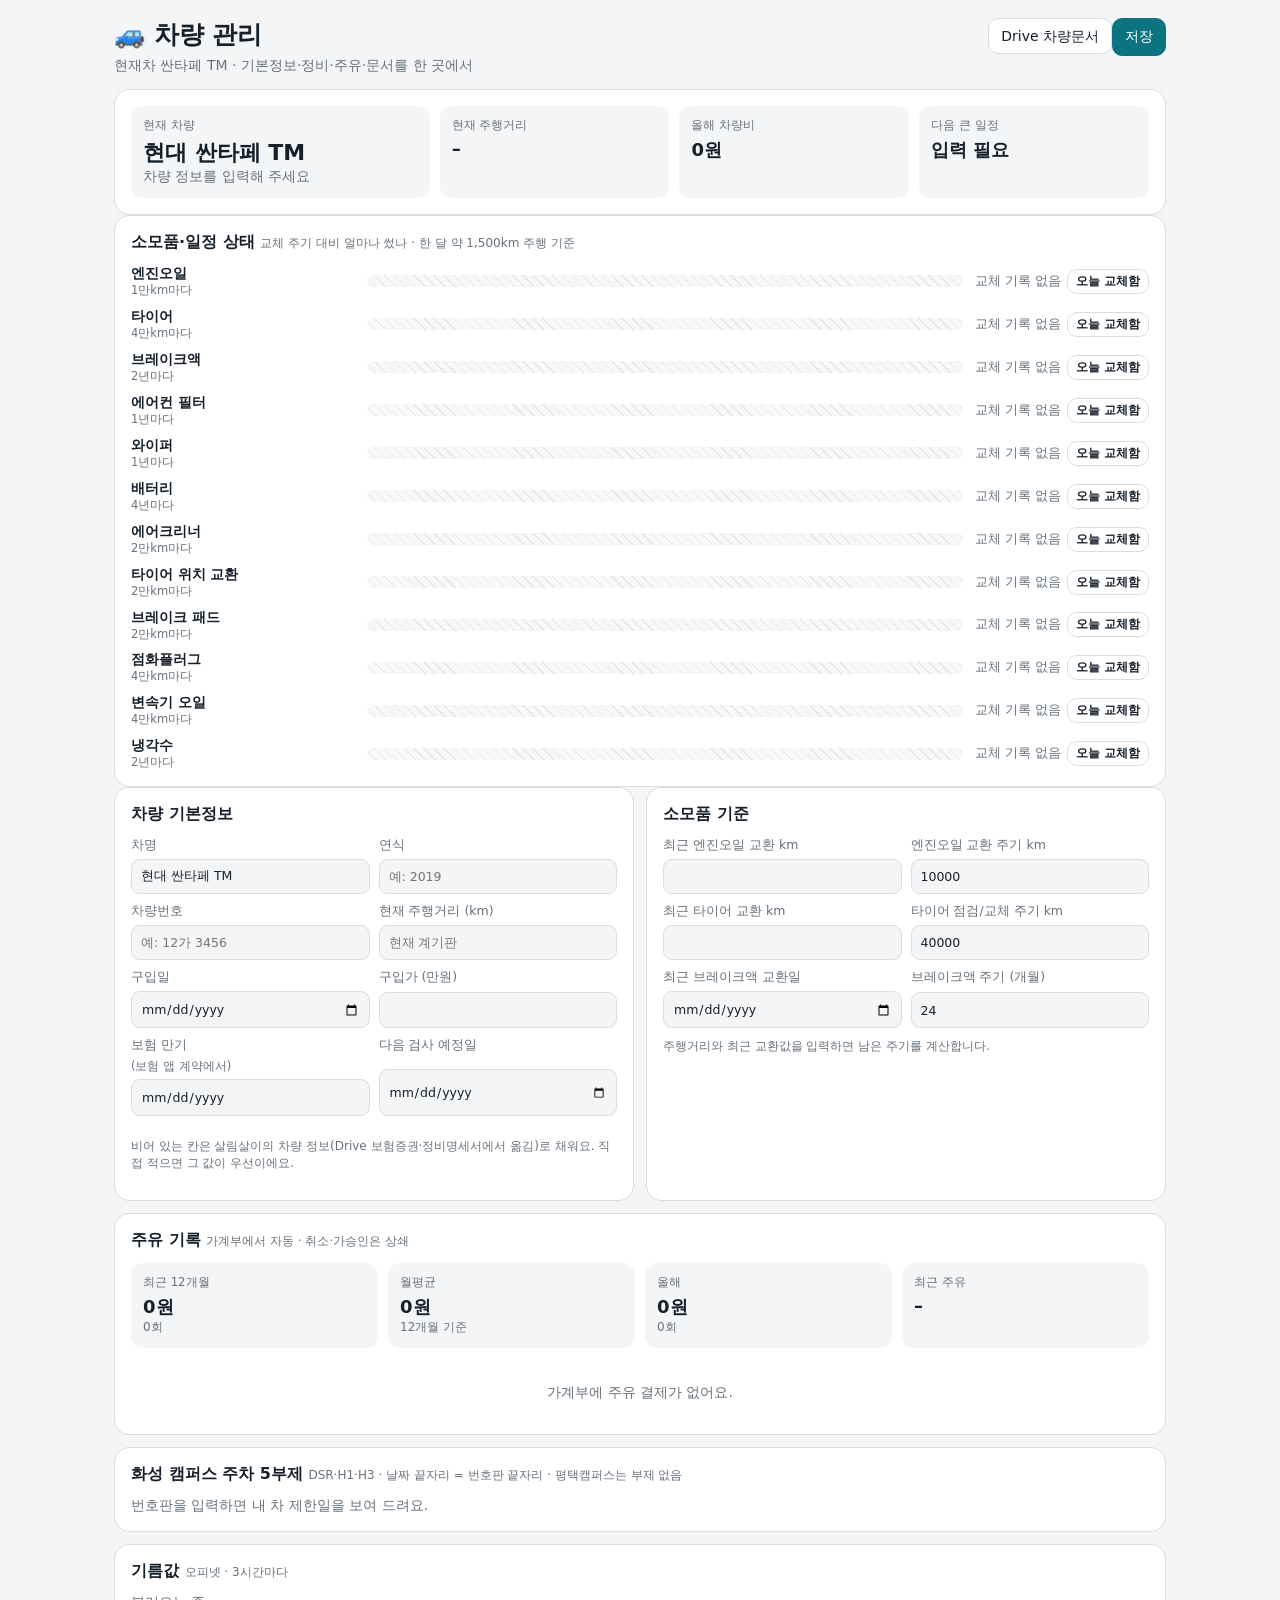
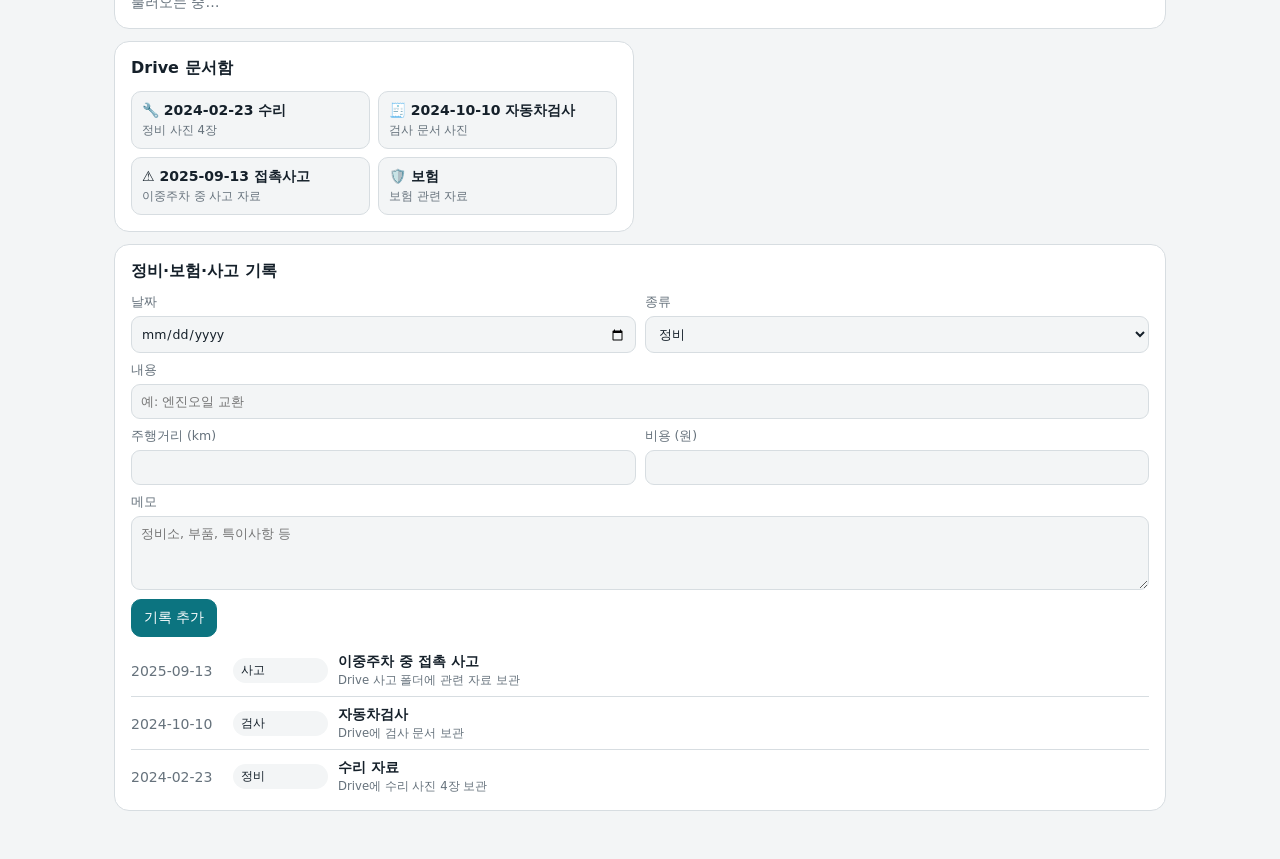
<file: car.html>
<!doctype html><html lang="ko"><head><meta charset="utf-8"><meta name="viewport" content="width=device-width,initial-scale=1"><title>차량 관리 · 상지홈</title><style>
:root{--bg:#f3f5f6;--card:#fff;--ink:#15202a;--muted:#66727c;--line:#d7dde1;--accent:#0c7480;--warn:#a85d20;--bad:#b43b34;color-scheme:light}
@media(prefers-color-scheme:dark){:root:not([data-theme="light"]){--bg:#0e1419;--card:#161e25;--ink:#e4eaee;--muted:#9aa7b1;--line:#2a3641;--accent:#4db8c2;--accent-ink:#0e1419;--warn:#e0a15d;--bad:#ee7a62;color-scheme:dark}}
:root[data-theme="dark"]{--bg:#0e1419;--card:#161e25;--ink:#e4eaee;--muted:#9aa7b1;--line:#2a3641;--accent:#4db8c2;--accent-ink:#0e1419;--warn:#e0a15d;--bad:#ee7a62;color-scheme:dark}
*{box-sizing:border-box}body{margin:0;background:var(--bg);color:var(--ink);font:14px system-ui,-apple-system,"Apple SD Gothic Neo","Malgun Gothic",sans-serif}.wrap{max-width:1080px;margin:auto;padding:18px 14px 48px}.top{display:flex;justify-content:space-between;gap:16px;align-items:flex-start;margin-bottom:14px}.top h1{margin:0 0 6px;font-size:25px}.top p{margin:0;color:var(--muted)}button,a.btn{border:1px solid var(--line);border-radius:10px;background:var(--card);color:var(--ink);padding:9px 12px;font:inherit;text-decoration:none;cursor:pointer}.primary{background:var(--accent)!important;color:var(--accent-ink,#fff)!important;border-color:var(--accent)!important}.grid{display:grid;grid-template-columns:repeat(12,1fr);gap:12px}.card{grid-column:span 12;background:var(--card);border:1px solid var(--line);border-radius:15px;padding:16px}.half{grid-column:span 6}.third{grid-column:span 4}@media(max-width:760px){.half,.third{grid-column:span 12}.top{display:block}.top .actions{margin-top:10px;display:flex;flex-wrap:wrap;gap:7px}}h2{font-size:16px;margin:0 0 12px}.hero{display:grid;grid-template-columns:1.3fr repeat(3,1fr);gap:10px}.metric{background:var(--bg);border-radius:12px;padding:12px}.metric small{display:block;color:var(--muted);margin-bottom:5px}.metric b{font-size:18px}.hero .vehicle b{font-size:22px}@media(max-width:760px){.hero{grid-template-columns:1fr 1fr}.hero .vehicle{grid-column:span 2}}.form{display:grid;grid-template-columns:repeat(2,minmax(0,1fr));gap:9px}.form label{display:grid;gap:5px;color:var(--muted);font-size:12.5px}.form input,.form select,.form textarea{width:100%;border:1px solid var(--line);border-radius:9px;background:var(--bg);color:var(--ink);padding:9px;font:inherit}.form textarea{min-height:74px;resize:vertical}.full{grid-column:1/-1}.row{display:flex;gap:8px;flex-wrap:wrap}.muted{color:var(--muted)}.timeline{display:grid;gap:8px}.event{display:grid;grid-template-columns:92px 95px 1fr auto;gap:10px;align-items:center;border-top:1px solid var(--line);padding-top:9px}.event:first-child{border-top:0;padding-top:0}.event time{font-variant-numeric:tabular-nums;color:var(--muted)}.pill{display:inline-flex;align-items:center;border-radius:999px;background:var(--bg);padding:4px 8px;font-size:12px}.event strong{display:block}.event small{color:var(--muted)}@media(max-width:680px){.event{grid-template-columns:84px 1fr}.event .pill{grid-column:2}.event .cost{grid-column:2}}.cost{font-weight:700;text-align:right}.good{color:var(--accent)}.warn{color:var(--warn)}.bad{color:var(--bad)}.docs{display:grid;grid-template-columns:repeat(2,1fr);gap:8px}.docs a{display:block;border:1px solid var(--line);border-radius:10px;padding:10px;text-decoration:none;color:var(--ink);background:var(--bg)}.docs a small{display:block;color:var(--muted);margin-top:3px}.plan{border-left:4px solid var(--accent);padding-left:13px}.plan h3{margin:0 0 5px}.plan p{margin:3px 0;color:var(--muted)}.plan .money{font-size:23px;font-weight:800;color:var(--ink)}.bar{height:8px;border-radius:8px;background:var(--bg);overflow:hidden;margin:8px 0}.bar i{height:100%;display:block;background:var(--accent)}.empty{color:var(--muted);padding:16px 0;text-align:center}.facts{display:grid;grid-template-columns:auto 1fr;gap:3px 12px;margin:12px 0 0;font-size:12.5px}.facts dt{color:var(--muted)}.facts dd{margin:0}.fuel table{width:100%;border-collapse:collapse;font-size:13px}.fuel th{text-align:left;color:var(--muted);font-weight:600;font-size:12px;padding:5px 6px;border-bottom:1px solid var(--line)}.fuel td{padding:5px 6px;border-top:1px solid var(--line);font-variant-numeric:tabular-nums}.fuel td.r,.fuel th.r{text-align:right}.fuel .wrapx{max-height:360px;overflow:auto}.del{padding:5px 8px;font-size:12px}.foot{margin-top:10px;color:var(--muted);font-size:12px}
#heroCard.withphoto{display:grid;grid-template-columns:300px 1fr;gap:10px;align-items:stretch}.photo{margin:0;background:#0b0f13;border-radius:12px;overflow:hidden;position:relative;min-height:150px}.photo img{display:block;width:100%;height:100%;max-height:190px;object-fit:contain}.photo figcaption{position:absolute;left:0;right:0;bottom:0;padding:3px 7px;font-size:11.5px;color:#cfd6db;background:rgba(0,0,0,.55);white-space:nowrap;overflow:hidden;text-overflow:ellipsis}.photo figcaption a{color:inherit}@media(max-width:760px){#heroCard.withphoto{grid-template-columns:1fr}.photo img{height:170px}}
.gauge{display:grid;gap:10px}.gauge .r{display:grid;grid-template-columns:minmax(84px,22%) 1fr minmax(92px,auto);gap:12px;align-items:center}.gauge .l b{display:block;font-size:13.5px}.gauge .l small{display:block;color:var(--muted);font-size:11.5px;line-height:1.3}.gauge .tr{position:relative;height:12px;border-radius:7px;background:var(--bg)}.gauge .tr i{position:absolute;left:0;top:0;bottom:0;border-radius:7px;background:var(--accent)}.gauge .tr i.warn{background:var(--warn)}.gauge .tr i.bad{background:var(--bad)}.gauge .tr.none{background:repeating-linear-gradient(45deg,var(--bg),var(--bg) 6px,var(--line) 6px,var(--line) 7px);opacity:.7}.gauge .v{text-align:right;font-size:12.5px;font-weight:700;font-variant-numeric:tabular-nums;display:flex;gap:6px;justify-content:flex-end;align-items:center;flex-wrap:wrap}.gauge .v button{padding:4px 8px;font-size:11.5px;font-weight:600}@media(max-width:560px){.gauge .r{grid-template-columns:1fr auto}.gauge .tr{grid-column:1/-1;grid-row:2}}
.wrapx{overflow-x:auto;max-width:100%}.event>*{min-width:0}.event strong,.event small{overflow-wrap:anywhere}@media(max-width:620px){html,body{overflow-x:hidden}#fuelSum,#gas .hero{grid-template-columns:1fr 1fr!important}#gas .hero>.metric:last-child{grid-column:span 2}.event{grid-template-columns:auto minmax(0,1fr)!important}.event>:nth-child(n+3){grid-column:2}#gas .event{grid-template-columns:auto minmax(0,1fr) auto!important}#gas .event>:nth-child(3){grid-column:auto}}label small{font-size:11.5px}
</style></head><body><div class="wrap">
<header class="top"><div><h1>🚙 차량 관리</h1><p>현재차 싼타페 TM · 기본정보·정비·주유·문서를 한 곳에서</p></div><div class="actions"><a class="btn" href="https://drive.google.com/drive/folders/1-2au3-GEHLOL2vjOGSIcdPZYxBs-FfUP" target="_blank" rel="noopener">Drive 차량문서</a><button id="save" class="primary" type="button">저장</button></div></header>
<section class="card" id="heroCard"><figure class="photo" id="photo" hidden><img id="photoImg" alt="" loading="lazy"><figcaption id="photoCap"></figcaption></figure><div class="hero"><div class="metric vehicle"><small>현재 차량</small><b id="vName">현대 싼타페 TM</b><div class="muted" id="vSub">차량 정보를 입력해 주세요</div></div><div class="metric"><small>현재 주행거리</small><b id="mKm">–</b></div><div class="metric"><small>올해 차량비</small><b id="mCost">0원</b></div><div class="metric"><small>다음 큰 일정</small><b id="mNext">입력 필요</b></div></div></section>
<section class="card" id="actCard" hidden><h2>⚠️ 조치 필요 <small class="muted" style="font-weight:400;font-size:12px">검사·정비에서 나온 할 일과 주기가 다 된 소모품</small></h2><div id="act" class="timeline"></div></section>
<section class="card"><h2>소모품·일정 상태 <small class="muted" style="font-weight:400;font-size:12px" id="gNote">교체 주기 대비 얼마나 썼나</small></h2><div id="gauge" class="gauge"></div></section>
<div class="grid">
<section class="card half"><h2>차량 기본정보</h2><div class="form"><label>차명<input id="name" value="현대 싼타페 TM"></label><label>연식<input id="year" inputmode="numeric" placeholder="예: 2019"></label><label>차량번호<input id="plate" placeholder="예: 12가 3456"></label><label>현재 주행거리 (km)<input id="km" type="number" step="100" placeholder="현재 계기판"></label><label>구입일<input id="bought" type="date"></label><label>구입가 (만원)<input id="buyPrice" type="number" step="10"></label><label>보험 만기 <small>(보험 앱 계약에서)</small><input id="insuranceEnd" type="date" readonly title="보험·보장 앱의 자동차보험 계약에서 가져와요"></label><label>다음 검사 예정일<input id="inspectionNext" type="date"></label></div><dl class="facts" id="facts"></dl><p class="foot">비어 있는 칸은 살림살이의 차량 정보(Drive 보험증권·정비명세서에서 옮김)로 채워요. 직접 적으면 그 값이 우선이에요.</p></section>
<section class="card half"><h2>소모품 기준</h2><div class="form"><label>최근 엔진오일 교환 km<input id="oilKm" type="number" step="100"></label><label>엔진오일 교환 주기 km<input id="oilEvery" type="number" step="500" value="10000"></label><label>최근 타이어 교환 km<input id="tireKm" type="number" step="100"></label><label>타이어 점검/교체 주기 km<input id="tireEvery" type="number" step="1000" value="40000"></label><label>최근 브레이크액 교환일<input id="brakeDate" type="date"></label><label>브레이크액 주기 (개월)<input id="brakeMonths" type="number" step="6" value="24"></label></div><p class="foot" id="maintHint">주행거리를 입력하면 남은 km를 계산합니다.</p></section>
<section class="card"><h2>주유 기록 <small class="muted" style="font-weight:400;font-size:12px">가계부에서 자동 · 취소·가승인은 상쇄</small></h2><div class="hero" id="fuelSum" style="grid-template-columns:repeat(4,1fr)"></div><div id="fuelMonths" class="row" style="margin:10px 0"></div><div id="fuel" class="fuel"></div></section>
<section class="card" id="p5Card"><h2>화성 캠퍼스 주차 5부제 <small class="muted" style="font-weight:400;font-size:12px">DSR·H1·H3 · 날짜 끝자리 = 번호판 끝자리 · 평택캠퍼스는 부제 없음</small></h2><div id="p5"></div></section>
<section class="card" id="gasCard"><h2>기름값 <small class="muted" style="font-weight:400;font-size:12px" id="gasAt">오피넷 · 3시간마다</small></h2><div id="gas" class="muted">불러오는 중…</div></section>
<section class="card half"><h2>Drive 문서함</h2><div class="docs"><a href="https://drive.google.com/drive/folders/18yjfYc2rcGBBI8PC6Z0bxqDuGfOh4yv8" target="_blank" rel="noopener"><b>🔧 2024-02-23 수리</b><small>정비 사진 4장</small></a><a href="https://drive.google.com/drive/folders/1lXQfazaVj2HcWOAPhGES50J_a03p-rsW" target="_blank" rel="noopener"><b>🧾 2024-10-10 자동차검사</b><small>검사 문서 사진</small></a><a href="https://drive.google.com/drive/folders/129gYypBc62s1iFyVO2I1p5tGKuO8zocn" target="_blank" rel="noopener"><b>⚠️ 2025-09-13 접촉사고</b><small>이중주차 중 사고 자료</small></a><a href="https://drive.google.com/drive/folders/1CTnV4axRnRHpMFiMWh-sFeSYUdoZ6QjY" target="_blank" rel="noopener"><b>🛡️ 보험</b><small>보험 관련 자료</small></a></div></section>
<section class="card"><h2>정비·보험·사고 기록</h2><div class="form"><label>날짜<input id="rDate" type="date"></label><label>종류<select id="rType"><option>정비</option><option>소모품</option><option>보험</option><option>검사</option><option>세금</option><option>세차</option><option>사고</option><option>기타</option></select></label><label class="full">내용<input id="rTitle" placeholder="예: 엔진오일 교환"></label><label>주행거리 (km)<input id="rKm" type="number" step="100"></label><label>비용 (원)<input id="rCost" type="number" step="1000"></label><label class="full">메모<textarea id="rNote" placeholder="정비소, 부품, 특이사항 등"></textarea></label><div class="full row"><button id="addRecord" class="primary" type="button">기록 추가</button></div></div><div class="timeline" id="records" style="margin-top:16px"></div></section>
</div></div><script>
(()=>{
const $=id=>document.getElementById(id), won=v=>Math.round(+v||0).toLocaleString('ko-KR')+'원', man=v=>Math.round(+v||0).toLocaleString('ko-KR')+'만원';
const DRIVE_ROOT='https://drive.google.com/drive/folders/1-2au3-GEHLOL2vjOGSIcdPZYxBs-FfUP';
const seedRecords=[
 {id:'drive-repair-20240223',date:'2024-02-23',type:'정비',title:'수리 자료',km:null,cost:0,note:'Drive에 수리 사진 4장 보관',locked:true},
 {id:'drive-inspect-20241010',date:'2024-10-10',type:'검사',title:'자동차검사',km:null,cost:0,note:'Drive에 검사 문서 보관',locked:true},
 {id:'drive-accident-20250913',date:'2025-09-13',type:'사고',title:'이중주차 중 접촉 사고',km:null,cost:0,note:'Drive 사고 폴더에 관련 자료 보관',locked:true}
];
let state={vehicle:{name:'현대 싼타페 TM',year:'',plate:'',km:'',bought:'',buyPrice:'',insuranceEnd:'',inspectionNext:'',oilKm:'',oilEvery:10000,tireKm:'',tireEvery:40000,brakeDate:'',brakeMonths:24},records:[]};
/* 보험 만기·차량 가치·차량비·기본정보(살림살이 items)·주유(가계부)는 DB 원본에서 읽음 (여기서 따로 적지 않음) */
let DBV={insEnd:'',insName:'',value:null,cost:null,costN:0,item:null,fuel:[]};
const FUEL=/(주유|오일뱅크|에너지|칼텍스|s-?oil|에쓰오일|현대오일|알뜰|lpg|충전소)/i;
const fields=['name','year','plate','km','bought','buyPrice','inspectionNext','oilKm','oilEvery','tireKm','tireEvery','brakeDate','brakeMonths'];
function daysUntil(d){if(!d)return null;const t=new Date(),x=new Date(d+'T00:00:00');t.setHours(0,0,0,0);return Math.round((x-t)/864e5)}
function ymd(x){return x.getFullYear()+'-'+String(x.getMonth()+1).padStart(2,'0')+'-'+String(x.getDate()).padStart(2,'0')}
function addMonths(d,m){if(!d)return null;const x=new Date(d+'T00:00:00'),day=x.getDate();x.setDate(1);x.setMonth(x.getMonth()+(+m||0));x.setDate(Math.min(day,new Date(x.getFullYear(),x.getMonth()+1,0).getDate()));return ymd(x)}
function itemRecords(){const s=(DBV.item&&DBV.item.specs)||{};return [...(s.history||[]).filter(h=>!seedRecords.some(r=>r.date===h.d)).map((h,i)=>({id:'item-h'+i,date:h.d,type:/사고/.test(h.t)?'사고':/검사/.test(h.t)?'검사':'정비',title:h.t,km:null,cost:0,note:'살림살이 차량 이력',locked:true})),...(s.odometer||[]).map((o,i)=>({id:'item-o'+i,date:o.d,type:'주행거리',title:'계기판 '+Number(o.km).toLocaleString('ko-KR')+' km',km:o.km,cost:0,note:o.src||'',locked:true}))]}
function allRecords(){const user=(state.records||[]).filter(x=>!seedRecords.some(s=>s.id===x.id)&&x.type!=='주유');return [...seedRecords,...itemRecords(),...user].sort((a,b)=>(b.date||'').localeCompare(a.date||''))}
/* 살림살이 차량 정보로 빈 칸 채우기 (직접 입력값 우선) */
function itemDefaults(){const it=DBV.item;if(!it)return{};const s=it.specs||{},od=(s.odometer||[]).slice().sort((a,b)=>String(b.d).localeCompare(String(a.d)))[0];return{name:it.name||'',year:String(s.model_year||'').match(/\d{4}/)?.[0]||'',plate:s.plate||'',km:od?String(od.km):'',bought:it.acquired_on||'',buyPrice:it.price_paid?String(Math.round(it.price_paid/1e4)):'',inspectionNext:(String(s.inspection_window||'').split('~')[1]||'').trim()}}
function readForm(){fields.forEach(k=>state.vehicle[k]=$(k).value);state.vehicle.insuranceEnd=DBV.insEnd}
function writeForm(){const d=itemDefaults();fields.forEach(k=>$(k).value=(state.vehicle[k]!==''&&state.vehicle[k]!=null&&!(k==='name'&&state.vehicle[k]==='현대 싼타페 TM'&&d.name))?state.vehicle[k]:(d[k]??state.vehicle[k]??''));$('insuranceEnd').value=DBV.insEnd||'';
 const s=(DBV.item&&DBV.item.specs)||{};const F=[['차종',s.model],['트림',s.trim],['구동',s.drive],['옵션',s.options],['루프 캐리어',s.roof_carrier],['차대번호',s.vin],['최초등록',s.first_registered],['연료',s.fuel],['승차',s.seats],['보험',s.insurance],['차량가액',s.insured_value]].filter(x=>x[1]);$('facts').innerHTML=F.map(([k,v])=>`<dt>${k}</dt><dd>${escapeHtml(v)}</dd>`).join('');
 /* 차 사진: 살림살이 차량 specs.photo (URL·출처는 DB에만) */
 const p=s.photo,ok=p&&/^https:\/\//.test(p.url||'');$('photo').hidden=!ok;$('heroCard').classList.toggle('withphoto',!!ok);
 if(ok){$('photoImg').src=p.url;$('photoImg').alt=p.note||'차량 사진';const by=[p.author,p.license,p.source].filter(Boolean).map(escapeHtml).join(' · ');$('photoCap').innerHTML=(/^https:\/\//.test(p.page||'')?`<a href="${escapeHtml(p.page)}" target="_blank" rel="noopener">사진: ${by}</a>`:`사진: ${by}`);$('photoCap').title=p.note||''}}
/* 주유: 가계부 '교통·차량' 중 주유소 결제. 같은 날 같은 금액의 취소(+)·가승인은 상쇄 */
function fuelRows(){const L=DBV.fuel.slice(),neg=L.filter(x=>x.amount<0),pos=L.filter(x=>x.amount>0);const used=new Set();pos.forEach(p=>{const i=neg.findIndex((n,j)=>!used.has(j)&&n.amount===-p.amount&&Math.abs(new Date(n.occurred_on)-new Date(p.occurred_on))<=3*864e5);if(i>=0)used.add(i)});return neg.filter((n,j)=>!used.has(j)&&!/가승인|\(취소/.test(n.memo||'')).sort((a,b)=>b.occurred_on.localeCompare(a.occurred_on))}
function renderFuel(){const R=fuelRows(),t=new Date(),y1=ymd(new Date(t.getFullYear()-1,t.getMonth(),t.getDate())),yr=String(t.getFullYear());
 const last12=R.filter(r=>r.occurred_on>=y1),sum=a=>-a.reduce((s,r)=>s+r.amount,0),months={};R.forEach(r=>{const m=r.occurred_on.slice(0,7);months[m]=(months[m]||0)-r.amount});
 $('fuelSum').innerHTML=[['최근 12개월',won(sum(last12)),last12.length+'회'],['월평균',won(sum(last12)/12),'12개월 기준'],['올해',won(sum(R.filter(r=>r.occurred_on.startsWith(yr)))),R.filter(r=>r.occurred_on.startsWith(yr)).length+'회'],['최근 주유',R[0]?R[0].occurred_on:'–',R[0]?won(-R[0].amount):'']].map(([k,v,d])=>`<div class="metric"><small>${k}</small><b>${v}</b><div class="muted" style="font-size:12px">${d}</div></div>`).join('');
 $('fuelMonths').innerHTML=Object.entries(months).sort((a,b)=>b[0].localeCompare(a[0])).slice(0,12).map(([m,v])=>`<span class="pill">${m.slice(2).replace('-','.')} ${Math.round(v/1e4)}만</span>`).join('');
 $('fuel').innerHTML=R.length?`<div class="wrapx"><table><thead><tr><th>날짜</th><th>주유소</th><th>결제</th><th class="r">금액</th></tr></thead><tbody>${R.map(r=>`<tr><td>${r.occurred_on}</td><td>${escapeHtml((r.memo||'').replace(/\s*\(.*?\)\s*$/,''))}</td><td class="muted">${escapeHtml(r.pay_method||'')}</td><td class="r">${won(-r.amount)}</td></tr>`).join('')}</tbody></table></div>`:'<div class="empty">가계부에 주유 결제가 없어요.</div>'}
/* 소모품·일정 게이지: 마지막 교체(km·날짜)부터 주기까지 얼마나 왔나. 80% 넘으면 주황, 100% 넘으면 빨강. 기록 없으면 빗금 + '오늘 교체함' */
const MAINT=[{k:'oil',n:'엔진오일',lk:'oilKm',ev:'oilEvery',def:10000},{k:'tire',n:'타이어',lk:'tireKm',ev:'tireEvery',def:40000},{k:'brake',n:'브레이크액',ld:'brakeDate',mo:'brakeMonths',def:24},{k:'cabin',n:'에어컨 필터',ld:'cabinDate',def:12},{k:'wiper',n:'와이퍼',ld:'wiperDate',def:12},{k:'battery',n:'배터리',ld:'batteryDate',def:48},{k:'air',n:'에어크리너',lk:'airKm',def:20000},{k:'rotate',n:'타이어 위치 교환',lk:'rotateKm',def:20000},{k:'pad',n:'브레이크 패드',lk:'padKm',def:20000},{k:'plug',n:'점화플러그',lk:'plugKm',def:40000},{k:'atf',n:'변속기 오일',lk:'atfKm',def:40000},{k:'coolant',n:'냉각수',ld:'coolantDate',def:24}]; /* 주기: TS 자동차검사 안내문 '주요부품·소모품 관리주기' — 서버 hh_car_maint_watch()가 같은 필드로 매일 '꼭 챙길 것' 알림 */
function kmPerMonth(){const o=(((DBV.item||{}).specs||{}).odometer||[]).filter(x=>x.d&&+x.km).sort((a,b)=>a.d.localeCompare(b.d));if(o.length<2)return 1500;const a=o[0],b=o[o.length-1],m=(new Date(b.d)-new Date(a.d))/(30.44*864e5);return m>1?Math.max(300,(b.km-a.km)/m):1500}
const mDiff=(a,b)=>(new Date(b)-new Date(a))/(30.44*864e5), today=()=>ymd(new Date());
function renderGauge(v,km){const rate=kmPerMonth(),T=today(),rows=[];
 MAINT.forEach(m=>{let ratio=null,left='',sub='';
  if(m.lk){const last=+v[m.lk],ev=+v[m.ev]||m.def;sub=`${(ev/1e4).toLocaleString()}만km마다`;if(last&&km){const used=km-last;ratio=used/ev;const rem=ev-used;left=rem>=0?`${Math.round(rem).toLocaleString()}km 남음 · 약 ${Math.max(0,Math.round(rem/rate))}달`:`${Math.round(-rem).toLocaleString()}km 지남`}}
  else{const last=v[m.ld],mo=+v[m.mo]||m.def;sub=mo%12?`${mo}개월마다`:`${mo/12}년마다`;if(last){const used=mDiff(last,T);ratio=used/mo;const rem=Math.round(mo-used);left=rem>=0?`${rem}달 남음 · ${addMonths(last,mo)}`:`${-rem}달 지남`}}
  rows.push({n:m.n,sub,ratio,left,k:m.k})});
 GROWS=rows;
 /* 정기검사: 지난 검사일 → 이번 검사기간 끝, 보험: 만기 1년 전 → 만기 */
 const hist=(((DBV.item||{}).specs||{}).history||[]).filter(h=>/검사/.test(h.t)).map(h=>h.d).sort();const lastIns=hist.pop()||'',win=String((((DBV.item||{}).specs||{}).inspection_window)||''),end=(win.split('~')[1]||'').trim()||v.inspectionNext;
 if(lastIns&&end){const done=allRecords().some(r=>r.type==='검사'&&r.date>lastIns&&r.date<=T&&!/예약/.test(r.title||''));const d=daysUntil(end);rows.push({n:'정기검사',sub:`기간 ${win||end}`,ratio:done?0:mDiff(lastIns,T)/mDiff(lastIns,end),left:done?'올해 검사 완료':v.inspectionNext&&v.inspectionNext!==end?`예약 ${v.inspectionNext.slice(5).replace('-','/')} · 마감 D-${d}`:`마감 D-${d}`})}
 if(DBV.insEnd){const d=daysUntil(DBV.insEnd);rows.push({n:'자동차보험',sub:`만기 ${DBV.insEnd}`,ratio:mDiff(addMonths(DBV.insEnd,-12),T)/12,left:d>=0?`D-${d}`:`${-d}일 지남`})}
 $('gNote').textContent=`교체 주기 대비 얼마나 썼나 · 한 달 약 ${Math.round(rate).toLocaleString()}km 주행 기준`;
 $('gauge').innerHTML=rows.map(r=>{const has=r.ratio!=null,c=!has?'':r.ratio>=1?'bad':r.ratio>=.8?'warn':'';
  return `<div class="r"><div class="l"><b>${r.n}</b><small>${r.sub}</small></div><div class="tr${has?'':' none'}">${has?`<i class="${c}" style="width:${Math.max(2,Math.min(100,r.ratio*100)).toFixed(1)}%"></i>`:''}</div><div class="v"><span class="${c}">${has?r.left:'<span class="muted" style="font-weight:500">교체 기록 없음</span>'}</span>${r.k?`<button type="button" data-done="${r.k}">오늘 교체함</button>`:''}</div></div>`}).join('')}
document.addEventListener('click',async e=>{const b=e.target.closest('[data-done]');if(!b)return;const m=MAINT.find(x=>x.k===b.dataset.done);if(!m)return;const v=state.vehicle,km=+v.km||0;
 if(m.lk&&!km){alert('현재 주행거리를 먼저 입력해 주세요.');return}if(!confirm(`${m.n} 오늘 교체한 걸로 기록할까요?${m.lk?` (${km.toLocaleString()}km)`:''}`))return;
 if(m.lk){v[m.lk]=String(km);if($(m.lk))$(m.lk).value=String(km)}else{v[m.ld]=today();if($(m.ld))$(m.ld).value=today()}
 state.records=state.records||[];state.records.push({id:'r'+Date.now(),date:today(),type:'소모품',title:`${m.n} 교체`,km:km||null,cost:0,note:'소모품 상태에서 기록'});writeForm();await save()});
/* 조치 필요: 열린 할 일(id todo-…, done 아님) + 게이지 80% 넘은 소모품. '했어요'로 닫음 */
let GROWS=[];
function renderAct(){const todo=(state.records||[]).filter(r=>/^todo-/.test(r.id||'')&&!r.done),due=GROWS.filter(r=>r.ratio!=null&&r.ratio>=.8&&r.k);
 $('actCard').hidden=!(todo.length||due.length);
 $('act').innerHTML=[...todo.map(r=>`<div class="event"><time>${r.date||''}</time><span class="pill bad">${escapeHtml(r.type||'정비')}</span><div><strong>${escapeHtml(r.title||'')}</strong><small>${escapeHtml(r.note||'')}</small></div><div class="cost"><button type="button" data-todo="${r.id}">했어요</button></div></div>`),...due.map(r=>`<div class="event"><time>주기</time><span class="pill ${r.ratio>=1?'bad':'warn'}">소모품</span><div><strong>${escapeHtml(r.n)}</strong><small>${escapeHtml(r.left)} · ${escapeHtml(r.sub)}</small></div><div class="cost"><button type="button" data-done="${r.k}">오늘 교체함</button></div></div>`)].join('')}
document.addEventListener('click',async e=>{const b=e.target.closest('[data-todo]');if(!b)return;const r=(state.records||[]).find(x=>x.id===b.dataset.todo);if(!r||!confirm(`'${r.title}' 처리했나요?`))return;r.done=true;r.doneDate=today();await save()});
async function load(){
  try{const hh=parent&&parent.__hh;if(hh&&hh.sb){const r=await hh.sb.from('app_state').select('data').eq('app','car').eq('key','inputs').maybeSingle();if(r.data&&r.data.data){const{upgrade,...d}=r.data.data;state={...state,...d,vehicle:{...state.vehicle,...(d.vehicle||{})}}}}else{const x=JSON.parse(localStorage.getItem('hh-car-v1')||'null');if(x){const{upgrade,...d}=x;state={...state,...d,vehicle:{...state.vehicle,...(d.vehicle||{})}}}}}catch(e){console.warn(e)}
  try{const hh=parent&&parent.__hh;if(hh&&hh.sb){const sb=hh.sb,y=new Date().getFullYear()+'-01-01';
    const [c,t,a]=await Promise.all([sb.from('contracts').select('title,end_date,meta').eq('kind','insurance'),sb.from('transactions').select('amount,memo,category_id,occurred_on').eq('category_id',4).gte('occurred_on',y),sb.from('accounts').select('id,meta').eq('kind','other')]);
    const ins=(c.data||[]).filter(x=>(x.meta||{}).type==='자동차'&&(x.meta||{}).ours!==false).sort((p,q)=>String(p.end_date).localeCompare(String(q.end_date)))[0];if(ins){DBV.insEnd=ins.end_date||'';DBV.insName=ins.title}
    /* 차량비: 가계부 '교통·차량' 중 대중교통 제외 */
    const car=(t.data||[]).filter(x=>x.amount<0&&!/(코레일|korail|srt|지하철|버스|택시|카카오\s*t|티머니|캐시비|대중교통)/i.test(x.memo||''));DBV.cost=-car.reduce((s,x)=>s+x.amount,0);DBV.costN=car.length;
    const y2=(new Date().getFullYear()-2)+'-01-01';const [it,fu]=await Promise.all([sb.from('items').select('id,name,acquired_on,price_paid,specs').eq('category','자동차').neq('status','판매함').order('id').limit(1),sb.from('transactions').select('amount,memo,occurred_on,pay_method').eq('category_id',4).gte('occurred_on',y2)]);
    DBV.item=(it.data||[])[0]||null;DBV.fuel=(fu.data||[]).filter(x=>FUEL.test(x.memo||''));
    const acc=(a.data||[]).find(x=>(x.meta||{}).sim==='car');if(acc){const b=await sb.from('balances').select('amount,as_of').eq('account_id',acc.id).order('as_of',{ascending:false}).limit(1);if(b.data&&b.data[0])DBV.value=+b.data[0].amount}}}catch(e){console.warn(e)}
  writeForm();render();
}
async function save(){readForm();delete state.upgrade;try{localStorage.setItem('hh-car-v1',JSON.stringify(state))}catch(e){}try{const hh=parent&&parent.__hh;if(hh&&hh.sb)await hh.sb.from('app_state').upsert({app:'car',key:'inputs',data:state,updated_at:new Date().toISOString()})}catch(e){console.warn(e)}render();const b=$('save'),old=b.textContent;b.textContent='저장됨';setTimeout(()=>b.textContent=old,900)}
function render(){readForm();const v=state.vehicle,km=+v.km||0,records=allRecords(),yr=String(new Date().getFullYear());
 $('vName').textContent=v.name||'현대 싼타페 TM';$('vSub').textContent=[v.year?`${v.year}년식`:null,v.plate||null].filter(Boolean).join(' · ')||'차량 정보를 입력해 주세요';$('mKm').textContent=km?km.toLocaleString('ko-KR')+' km':'–';
 const yearCost=DBV.cost!=null?DBV.cost:records.filter(r=>(r.date||'').startsWith(yr)).reduce((s,r)=>s+(+r.cost||0),0);$('mCost').textContent=won(yearCost);$('mCost').title=DBV.cost!=null?`가계부 '교통·차량' ${DBV.costN}건 (대중교통 제외)`:'';
 const future=[DBV.insEnd&&{d:DBV.insEnd,t:'보험'},v.inspectionNext&&{d:v.inspectionNext,t:'검사'},addMonths(v.brakeDate,v.brakeMonths)&&{d:addMonths(v.brakeDate,v.brakeMonths),t:'브레이크액'}].filter(Boolean).filter(x=>daysUntil(x.d)>=0).sort((a,b)=>a.d.localeCompare(b.d))[0];$('mNext').textContent=future?`${future.t} D-${daysUntil(future.d)}`:'입력 필요';
 const hints=[];if(km&&v.oilKm)hints.push(`엔진오일 ${Math.max(0,(+v.oilKm||0)+(+v.oilEvery||10000)-km).toLocaleString()}km 남음`);if(km&&v.tireKm)hints.push(`타이어 ${Math.max(0,(+v.tireKm||0)+(+v.tireEvery||40000)-km).toLocaleString()}km 남음`);if(v.brakeDate){const d=addMonths(v.brakeDate,v.brakeMonths);hints.push(`브레이크액 ${d} 예정`)}$('maintHint').textContent=hints.length?hints.join(' · '):'주행거리와 최근 교환값을 입력하면 남은 주기를 계산합니다.';
 renderGauge(v,km);renderAct();renderFuel();renderGas();renderP5();
 $('records').innerHTML=records.length?records.map(r=>`<div class="event"><time>${r.date||'날짜 없음'}</time><span class="pill">${r.type||'기타'}</span><div><strong>${escapeHtml(r.title||'기록')}</strong><small>${[r.km?Number(r.km).toLocaleString()+' km':null,r.note||null].filter(Boolean).join(' · ')}</small></div><div class="cost">${+r.cost?won(r.cost):''}${r.locked?'':` <button class="del" data-del="${r.id}" type="button">삭제</button>`}</div></div>`).join(''):'<div class="empty">기록이 없습니다.</div>';
}
/* 기름값: 서버 함수 fuel-prices(오피넷) — 내 차 연료(살림살이 차량 specs.fuel) 기준 경기 평균과 집·회사 근처 싼 곳, 그 차이로 아낄 수 있는 돈 */
let GAS=null,gasErr='';
async function loadGas(){try{const hh=parent&&parent.__hh;if(!hh||!hh.sb||!hh.sb.functions)return;const r=await hh.sb.functions.invoke('fuel-prices',{body:{}});if(r.error||!r.data||r.data.error){gasErr=(r.data&&r.data.error)||'불러오지 못함';}else GAS=r.data}catch(e){gasErr='불러오지 못함'}renderGas()}
/* 화성 캠퍼스 주차장 5부제(2026·2027 사내 공지): 날짜 끝자리 1·6→번호 1·6 … 5·0→5·0. 31일은 따로 지정, 주말·휴일·패밀리데이 미운영 */
const P5_31={'2026-03-31':[1,6],'2026-08-31':[2,7],'2027-03-31':[3,8],'2027-05-31':[4,9],'2027-08-31':[5,0]};
function p5Digits(ymd){const d=new Date(ymd+'T00:00:00'),w=d.getDay();if(w===0||w===6)return null;const day=+ymd.slice(8);if(day===31)return P5_31[ymd]||null;return[day%10,(day+5)%10].sort((x,y)=>x-y)}
function renderP5(){const el=$('p5');if(!el)return;const v=state.vehicle||{},m=String(v.plate||'').match(/(\d)\D*$/);const kst=t=>new Date(t+9*36e5).toISOString().slice(0,10);
  const today=kst(Date.now()),td=p5Digits(today);if(!m){el.innerHTML='<span class="muted">번호판을 입력하면 내 차 제한일을 보여 드려요.</span>'+(td?' · 오늘 제한: 끝번호 '+td.join('·'):'');return}
  const p=+m[1],hit=x=>{const g=p5Digits(x);return!!g&&g.includes(p)};const next=[];for(let i=1;next.length<4&&i<60;i++){const x=kst(Date.now()+i*864e5);if(hit(x))next.push(x)}
  const fmt=x=>{const d=new Date(x+'T00:00:00');return(d.getMonth()+1)+'/'+d.getDate()+'('+'일월화수목금토'[d.getDay()]+')'};
  el.innerHTML='<div style="font-size:15px;font-weight:700;color:'+(hit(today)?'var(--down,#c0392b)':'inherit')+'">오늘 '+(hit(today)?'화성 주차장 못 씀 (끝번호 '+p+')':td?'주차 가능 · 오늘 제한 끝번호 '+td.join('·'):'5부제 없음')+'</div><div class="muted" style="margin-top:4px;font-size:12.5px">내 차(끝번호 '+p+') 다음 제한일: '+next.map(fmt).join(' · ')+' · 공휴일·패밀리데이는 미운영</div>'}
function renderGas(){const el=$('gas');if(!el)return;if(!GAS){el.textContent=gasErr?(/OPINET_API_KEY/.test(gasErr)?'오피넷 키 등록 전이에요.':'기름값을 불러오지 못했어요. 잠시 뒤 다시 열어 주세요.'):'불러오는 중…';return}
 const fuelTxt=String(((DBV.item&&DBV.item.specs)||{}).fuel||''),codes=/경유|디젤|diesel/i.test(fuelTxt)?['D047']:/휘발유|가솔린|gasoline/i.test(fuelTxt)?['B027']:['D047','B027'];
 const R=fuelRows(),t=new Date(),y1=ymd(new Date(t.getFullYear()-1,t.getMonth(),t.getDate())),monthly=-R.filter(r=>r.occurred_on>=y1).reduce((a,r)=>a+r.amount,0)/12;
 $('gasAt').textContent=`오피넷 · ${new Date(GAS.at).toLocaleString('ko-KR',{month:'numeric',day:'numeric',hour:'2-digit',minute:'2-digit'})} 기준`;
 el.innerHTML=codes.map(cd=>{const nm=GAS.products[cd],gg=(GAS.gyeonggi||{})[cd],na=(GAS.national||{})[cd],ref=(gg||na||{}).price;
  const best=GAS.places.flatMap(p=>(p[cd]||[]).map(o=>({...o,where:p.k==='home'?'집 근처':'회사 근처'}))).sort((x,y)=>x.price-y.price);
  const low=best[0],liters=ref?monthly/ref:0,save=low&&ref?Math.max(0,(ref-low.price)*liters):0;
  const list=GAS.places.map(p=>`<div style="margin-top:8px"><b>${p.k==='home'?'🏠 집 근처':'🏢 회사 근처'}</b> <small class="muted">반경 5km 싼 순</small>${(p[cd]||[]).slice(0,3).map(o=>`<div class="event" style="grid-template-columns:auto 1fr auto"><time>${won(o.price)}</time><div><strong>${escapeHtml(o.name)}</strong><small>${escapeHtml(o.brand||'')} · ${o.km}km${ref?` · 경기 평균보다 ${o.price<=ref?'−':'+'}${Math.abs(ref-o.price)}원`:''}</small></div><a class="btn" href="https://map.kakao.com/link/search/${encodeURIComponent(o.name)}" target="_blank" rel="noopener">지도</a></div>`).join('')||'<small class="muted">정보 없음</small>'}</div>`).join('');
  return `<div class="hero" style="grid-template-columns:repeat(3,1fr)"><div class="metric"><small>${nm} 경기 평균</small><b>${gg?won(gg.price):'–'}</b><small>${gg&&gg.diff?(gg.diff>0?'▲':'▼')+Math.abs(gg.diff)+'원 (전일)':''}</small></div><div class="metric"><small>전국 평균</small><b>${na?won(na.price):'–'}</b></div><div class="metric"><small>가장 싼 곳 · ${low?low.where:''}</small><b>${low?won(low.price):'–'}</b><small>${save>=1000?`여기서 넣으면 월 약 ${won(Math.round(save/100)*100)} 아낌`:''}</small></div></div>${list}`}).join('<hr style="border:0;border-top:1px solid var(--line);margin:12px 0">');}
function escapeHtml(s){return String(s??'').replace(/[&<>\"]/g,c=>({'&':'&amp;','<':'&lt;','>':'&gt;','\"':'&quot;'}[c]||c))}
$('addRecord').onclick=async()=>{const title=$('rTitle').value.trim();if(!title){alert('내용을 입력해 주세요.');return}state.records=state.records||[];state.records.push({id:'r'+Date.now(),date:$('rDate').value||ymd(new Date()),type:$('rType').value,title,km:+$('rKm').value||null,cost:+$('rCost').value||0,note:$('rNote').value.trim()});['rTitle','rKm','rCost','rNote'].forEach(id=>$(id).value='');await save()};
$('records').onclick=async e=>{const b=e.target.closest('[data-del]');if(!b)return;state.records=(state.records||[]).filter(r=>r.id!==b.dataset.del);await save()};
$('save').onclick=save;document.querySelectorAll('input,select,textarea').forEach(el=>el.addEventListener('change',render));load();loadGas();
})();
</script><script>/* 좌우 스와이프: 같은 메뉴의 옆 탭으로(셸 __hh.swipe) — 가로 스크롤 영역·입력칸·화면 가장자리에서는 무시 */(()=>{let x0,y0,t0,ok=false;const hs=el=>{for(;el&&el!==document.body;el=el.parentElement){const s=getComputedStyle(el);if(/(auto|scroll)/.test(s.overflowX)&&el.scrollWidth>el.clientWidth+2)return true}return false};
addEventListener("touchstart",e=>{if(e.touches.length!==1){ok=false;return}const t=e.touches[0];ok=t.clientX>16&&t.clientX<innerWidth-16&&!e.target.closest("input,textarea,select,[data-no-swipe],.sheet,dialog[open]")&&!hs(e.target);x0=t.clientX;y0=t.clientY;t0=Date.now()},{passive:true});
addEventListener("touchend",e=>{if(!ok)return;ok=false;const t=e.changedTouches[0],dx=t.clientX-x0,dy=t.clientY-y0;if(Math.abs(dx)<60||Math.abs(dy)>Math.abs(dx)*0.7||Date.now()-t0>700)return;try{const h=parent.__hh;if(h&&h.swipe)h.swipe(dx<0?"next":"prev")}catch(_){}},{passive:true})})();</script>
</body></html>
</file>
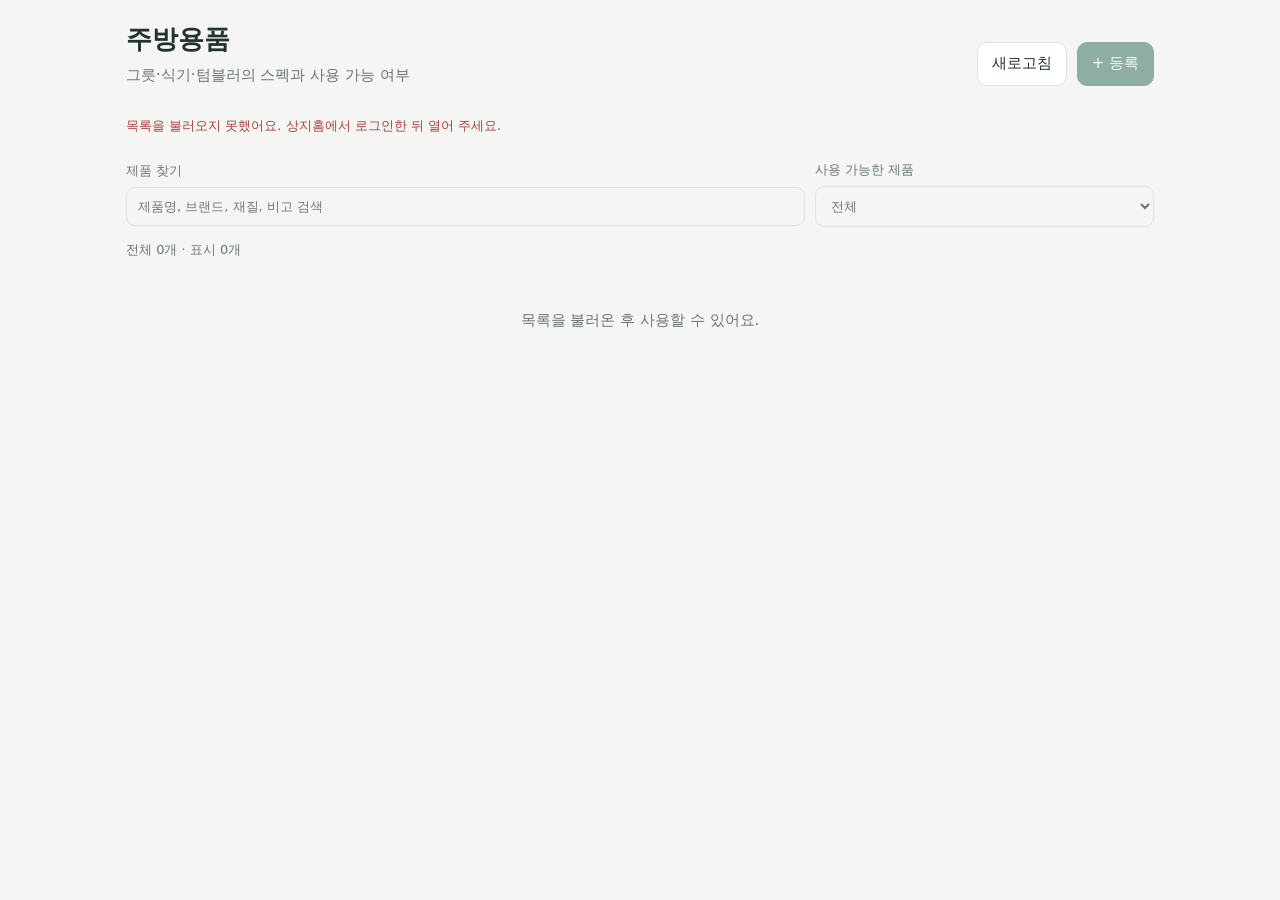
<file: kitchen.html>
<!doctype html><html lang="ko"><head><meta charset="utf-8"><meta name="viewport" content="width=device-width,initial-scale=1"><title>주방용품 · 상지홈</title><style>
:root{--bg:#f5f6f4;--card:#fff;--ink:#20332e;--muted:#687770;--line:#dce3dd;--accent:#28684e;--soft:#eaf3ed;--bad:#ad413b;color-scheme:light}:root[data-theme=dark]{--bg:#111915;--card:#1b2620;--ink:#e3ece6;--muted:#a4b5aa;--line:#35463a;--accent:#91d5ad;--soft:#273c2e;--bad:#ffaaa0;color-scheme:dark}*{box-sizing:border-box}body{margin:0;background:var(--bg);color:var(--ink);font:15px system-ui,-apple-system,'Malgun Gothic',sans-serif}main{max-width:1060px;margin:auto;padding:22px 16px 70px}header,.actions,.tools{display:flex;gap:10px;align-items:center;justify-content:space-between}h1{font-size:26px;margin:0 0 6px}h2{font-size:19px;margin:0 0 18px}p{color:var(--muted);line-height:1.6;margin:6px 0 18px}button,input,select,textarea{font:inherit;color:inherit}button{cursor:pointer;border:1px solid var(--line);background:var(--card);padding:10px 14px;border-radius:10px;min-height:44px}button:disabled{opacity:.5;cursor:wait}.primary{background:var(--accent);color:var(--card);border-color:var(--accent)}input,select,textarea{width:100%;padding:11px;border:1px solid var(--line);background:var(--bg);border-radius:9px}textarea{resize:vertical;min-height:80px}label{display:grid;gap:7px;font-size:13px;color:var(--muted)}.panel,.product{border:1px solid var(--line);border-radius:16px;background:var(--card);padding:20px}.panel{margin:20px 0}.formgrid{display:grid;grid-template-columns:1fr 1fr;gap:14px}.full{grid-column:1/-1}fieldset{border:0;padding:0;margin:6px 0}legend{font-size:14px;font-weight:650;margin-bottom:10px}.compatrow{display:flex;justify-content:space-between;align-items:center;gap:10px;padding:10px 0;border-top:1px solid var(--line)}.compatrow>span{font-size:14px}.choices{display:flex;gap:4px}.choices label{position:relative;display:block;cursor:pointer}.choices input{position:absolute;opacity:0;width:1px;height:1px}.choices span{display:block;border:1px solid var(--line);border-radius:8px;padding:9px 11px;min-height:40px;font-size:13px}.choices input:checked+span{border-color:var(--accent);background:var(--soft);color:var(--accent);font-weight:700}.choices input:focus-visible+span{outline:2px solid var(--accent);outline-offset:2px}.formactions{display:flex;gap:8px;margin-top:16px}.tools{margin:20px 0 14px}.tools label:first-child{flex:2}.tools label:last-child{flex:1}.list{display:grid;grid-template-columns:1fr 1fr;gap:14px}.product h3{font-size:18px;margin:0;overflow-wrap:anywhere}.meta{color:var(--muted);font-size:13px;margin-top:6px;overflow-wrap:anywhere}.checks{display:grid;gap:8px;grid-template-columns:1fr 1fr;margin:18px 0}.badge{display:flex;justify-content:space-between;gap:5px;padding:8px;background:var(--bg);border-radius:8px;font-size:12px}.yes{color:var(--accent)}.no{color:var(--bad)}.unknown{color:var(--muted)}.note{white-space:pre-wrap;overflow-wrap:anywhere;padding:12px;background:var(--soft);border-radius:9px;font-size:14px;line-height:1.6}.note small{display:block;color:var(--muted);font-size:11px}.itemactions{display:flex;gap:8px;margin-top:16px}.itemactions button{font-size:13px}.empty{text-align:center;padding:40px 18px;grid-column:1/-1;color:var(--muted)}#status{min-height:24px;font-size:13px;margin-top:12px;color:var(--muted)}#status.error{color:var(--bad)}#count{font-size:13px;color:var(--muted)}[hidden]{display:none!important}@media(max-width:640px){main{padding:18px 12px 50px}.list,.formgrid{grid-template-columns:1fr}.panel,.product{padding:16px}.tools{align-items:stretch;flex-direction:column}header{align-items:flex-start}h1{font-size:23px}.choices span{padding:9px 8px}.compatrow{gap:6px}header .actions{flex-shrink:0}header .actions button{padding:9px}}
dialog{width:min(900px,calc(100% - 24px));max-height:90vh;border:1px solid var(--line);border-radius:18px;background:var(--card);color:var(--ink);padding:22px}dialog::backdrop{background:#10241bb0}.detailtabs{display:flex;gap:8px;flex-wrap:wrap;margin:18px 0}.detailtabs [aria-selected=true]{background:var(--soft);border-color:var(--accent);font-weight:700}.detailtext{white-space:pre-wrap;line-height:1.8;overflow-wrap:anywhere}.photogrid{display:grid;grid-template-columns:repeat(auto-fit,minmax(220px,1fr));gap:16px}.photogrid img{display:block;width:100%;max-height:420px;object-fit:contain;background:var(--bg)}.photogrid a{color:var(--accent)}.photogrid figure{margin:0;overflow-wrap:anywhere}.uploadlist{display:flex;gap:7px;flex-wrap:wrap;margin-top:8px}.detailhead{display:flex;justify-content:space-between;align-items:center;gap:10px}</style></head><body><main><header><div><h1>주방용품</h1><p>그릇·식기·텀블러의 스펙과 사용 가능 여부</p></div><div class="actions"><button id="refresh" type="button">새로고침</button><button id="new" type="button" class="primary" disabled>+ 등록</button></div></header><div id="status" role="status" aria-live="polite">목록을 불러오는 중…</div>
<section id="editor" class="panel" hidden><h2 id="formTitle">주방용품 등록</h2><form id="form"><div class="formgrid"><label>제품명 *<input id="name" required maxlength="150" placeholder="예: 스탠리 퀜처 텀블러"></label><label>종류<select id="category"><option>그릇·식기</option><option>컵·텀블러</option><option>밀폐·보관용기</option><option>조리도구</option><option>기타</option></select></label><label>브랜드·모델<input id="brand" maxlength="200" placeholder="예: 브랜드 / 모델명"></label><label>재질<input id="material" maxlength="200" placeholder="예: 도자기, 유리, 스테인리스"></label><fieldset class="full"><legend>사용 가능 여부</legend><div id="compatibility"></div></fieldset><label class="full">비고 (용량·사용 조건)<textarea id="note" maxlength="3000" placeholder="예: 500mL / 본체만 식세기 가능 / 뚜껑 분리 / 오븐 최대 200℃"></textarea></label><label class="full">요리 사용 예시<textarea id="cooking" maxlength="5000" placeholder="예: 만두 찌기, 채소 찜, 남은 음식 데우기 / 직접 해 본 조리법과 메모"></textarea></label><label class="full">상세 스펙<textarea id="specs" maxlength="10000" placeholder="크기, 부품별 내열·내냉 온도, 재질 등"></textarea></label><label class="full">사용법·주의사항<textarea id="instructions" maxlength="10000" placeholder="뚜껑·트레이 사용 조건, 세척·보관 방법 등"></textarea></label><label class="full">제품·설명서 사진 (원본, 최대 6장 · 장당 8MB)<input id="photos" type="file" accept="image/jpeg,image/png,image/webp,image/gif" multiple><span id="photoDraft" class="uploadlist"></span></label></div><p style="font-size:12px;margin-top:12px">제품 표시를 확인한 항목만 선택해 주세요. 모르는 항목은 ‘미확인’으로 남겨둘 수 있어요.</p><div class="formactions"><button id="save" class="primary" type="submit">저장</button><button id="cancel" type="button">취소</button></div></form></section>
<div class="tools"><label>제품 찾기<input id="search" type="search" placeholder="제품명, 브랜드, 재질, 비고 검색"></label><label>사용 가능한 제품<select id="filter"><option value="">전체</option></select></label></div><div id="count"></div><section id="list" class="list" aria-label="등록한 주방용품" style="margin-top:12px"></section></main><dialog id="detail" aria-labelledby="detailTitle"><div class="detailhead"><h2 id="detailTitle"></h2><button id="closeDetail" type="button">닫기</button></div><div class="detailtabs" role="tablist" aria-label="제품 상세"><button id="tab-specs" role="tab" aria-selected="true" aria-controls="detail-specs" data-tab="specs">상세 스펙</button><button id="tab-usage" role="tab" aria-selected="false" aria-controls="detail-usage" data-tab="usage" tabindex="-1">사용법·요리</button><button id="tab-photos" role="tab" aria-selected="false" aria-controls="detail-photos" data-tab="photos" tabindex="-1">사진 원본</button></div><section id="detail-specs" role="tabpanel" aria-labelledby="tab-specs"></section><section id="detail-usage" role="tabpanel" aria-labelledby="tab-usage" hidden></section><section id="detail-photos" role="tabpanel" aria-labelledby="tab-photos" hidden></section></dialog><script>
(()=>{'use strict';
const $=id=>document.getElementById(id), APP='kitchen', TYPES=[['microwave','전자레인지'],['oven','오븐'],['dishwasher','식기세척기'],['airfryer','에어프라이어'],['freezer','냉동실']], OPTIONS=[['unknown','미확인'],['yes','가능'],['no','불가']];
const sb=parent&&parent.__hh&&parent.__hh.sb;let items=[],editing=null,ready=false,busy=false,draftPhotos=[],photoURLs=[],detailGeneration=0;
const esc=s=>String(s??'').replace(/[&<>"']/g,c=>({'&':'&amp;','<':'&lt;','>':'&gt;','"':'&quot;',"'":'&#39;'}[c]));
function status(message,error=false){$('status').textContent=message;$('status').classList.toggle('error',error)}
$('compatibility').innerHTML=TYPES.map(([key,title])=>`<div class="compatrow"><span id="label-${key}">${title}</span><div class="choices" role="radiogroup" aria-labelledby="label-${key}">${OPTIONS.map(([value,text])=>`<label><input type="radio" name="${key}" value="${value}" ${value==='unknown'?'checked':''}><span>${text}</span></label>`).join('')}</div></div>`).join('');
TYPES.forEach(([key,title])=>{const o=document.createElement('option');o.value=key;o.textContent=title+' 가능';$('filter').append(o)});
function lock(value){busy=value;$('form').querySelectorAll('input,select,textarea,button').forEach(e=>e.disabled=value);$('new').disabled=value||!ready;$('refresh').disabled=value;render()}
function render(){const q=$('search').value.trim().toLocaleLowerCase(),filter=$('filter').value;const shown=items.filter(x=>[x.name,x.brand,x.material,x.note,x.category,x.cooking,x.specs,x.instructions].join(' ').toLocaleLowerCase().includes(q)&&(!filter||x.compatibility?.[filter]==='yes'));$('count').textContent=`전체 ${items.length}개 · 표시 ${shown.length}개`;
$('list').innerHTML=shown.length?shown.map(x=>`<article class="product"><h3>${esc(x.name)}</h3><div class="meta">${[x.category,x.brand,x.material].filter(Boolean).map(esc).join(' · ')}</div><div class="checks">${TYPES.map(([key,title])=>{const value=['yes','no'].includes(x.compatibility?.[key])?x.compatibility[key]:'unknown';return `<div class="badge"><span>${title}</span><b class="${value}">${({yes:'✓ 가능',no:'× 불가',unknown:'? 미확인'})[value]}</b></div>`}).join('')}</div>${x.note?`<div class="note"><small>비고 · 용량·사용 조건</small>${esc(x.note)}</div>`:''}${x.cooking?`<p class="detailtext"><b>요리 사용 예시</b><br>${esc(x.cooking)}</p>`:''}<div class="itemactions"><button type="button" data-detail="${esc(x.id)}">상세·사용법·사진</button><button type="button" data-edit="${esc(x.id)}" ${busy?'disabled':''}>수정</button><button type="button" data-delete="${esc(x.id)}" ${busy?'disabled':''}>삭제</button></div></article>`).join(''):`<div class="empty">${!ready?'목록을 불러온 후 사용할 수 있어요.':items.length?'검색 조건에 맞는 제품이 없어요.':'등록한 주방용품이 없어요.<br>제품을 등록하고 사용 가능 여부를 기록해 보세요.'}</div>`;
}
async function load(){lock(true);status('목록을 불러오는 중…');try{if(!sb)throw Error('상지홈에서 로그인한 뒤 열어 주세요.');const {data,error}=await sb.from('app_state').select('key,data').eq('app',APP);if(error)throw error;items=(data||[]).filter(r=>r.key.startsWith('item-')&&r.data&&!r.data.deleted).map(r=>({...r.data,id:r.key})).sort((a,b)=>(b.updatedAt||'').localeCompare(a.updatedAt||''));ready=true;status('목록을 불러왔어요.');}catch(e){status('목록을 불러오지 못했어요. '+(e.message||'새로고침으로 다시 시도해 주세요.'),true)}finally{lock(false)}}
function openEditor(item){editing=item?.id||null;$('form').reset();$('name').setCustomValidity('');for(const key of ['name','category','brand','material','note','cooking','specs','instructions'])if(item?.[key])$(key).value=item[key];TYPES.forEach(([key])=>{const value=['yes','no'].includes(item?.compatibility?.[key])?item.compatibility[key]:'unknown';$('form').elements[key].value=value});draftPhotos=(item?.photos||[]).map(x=>({...x}));renderDraft();$('formTitle').textContent=item?'주방용품 수정':'주방용품 등록';$('editor').hidden=false;$('name').focus();$('editor').scrollIntoView({behavior:'smooth',block:'start'})}
function closeEditor(){$('editor').hidden=true;editing=null;draftPhotos=[];renderDraft();$('form').reset()}
async function persist(id,data){const {data:row,error}=await sb.from('app_state').upsert({app:APP,key:id,data,updated_at:new Date().toISOString()},{onConflict:'app,key'}).select('key,data').single();if(error)throw error;if(!row)throw Error('저장 결과를 확인하지 못했습니다.');items=items.filter(x=>x.id!==id);if(!row.data.deleted)items.unshift({...row.data,id:row.key});}
$('form').addEventListener('submit',async e=>{e.preventDefault();if(busy||!ready)return;const name=$('name').value.trim();if(!name){$('name').setCustomValidity('제품명을 입력해 주세요.');$('name').reportValidity();return}const id=editing||'item-'+(crypto.randomUUID?crypto.randomUUID():Array.from(crypto.getRandomValues(new Uint32Array(4)),n=>n.toString(16)).join('-')),data={name,category:$('category').value,brand:$('brand').value.trim(),material:$('material').value.trim(),note:$('note').value.trim(),cooking:$('cooking').value.trim(),specs:$('specs').value.trim(),instructions:$('instructions').value.trim(),photos:[],compatibility:Object.fromEntries(TYPES.map(([key])=>[key,$('form').elements[key].value])),updatedAt:new Date().toISOString()};lock(true);status('저장하는 중…');try{data.photos=await savePhotos();await persist(id,data);closeEditor();status('저장했어요.')}catch(e){status('저장하지 못했어요. 입력 내용은 유지됩니다. 다시 저장해 주세요. ('+(e.message||'연결 오류')+')',true)}finally{lock(false)}});
$('name').addEventListener('input',()=>$('name').setCustomValidity(''));$('new').onclick=()=>openEditor();$('cancel').onclick=closeEditor;$('refresh').onclick=load;$('search').oninput=render;$('filter').onchange=render;
$('list').onclick=async e=>{const b=e.target.closest('button');if(!b||busy)return;const id=b.dataset.edit||b.dataset.delete||b.dataset.detail,item=items.find(x=>x.id===id);if(!item)return;if(b.dataset.detail){showDetail(item);return}if(b.dataset.edit){openEditor(item);return}if(editing===id){status('수정 중인 제품입니다. 저장하거나 취소한 뒤 삭제해 주세요.',true);return}if(!confirm('“'+item.name+'” 제품을 삭제할까요?'))return;lock(true);try{await persist(id,{...item,deleted:true,updatedAt:new Date().toISOString()});status('삭제했어요.')}catch(e){status('삭제하지 못했어요. 다시 시도해 주세요.',true)}finally{lock(false)}};
function uid(){return crypto.randomUUID?crypto.randomUUID():Array.from(crypto.getRandomValues(new Uint32Array(4)),n=>n.toString(16)).join('-')}
function renderDraft(){$('photoDraft').innerHTML=draftPhotos.map((x,i)=>`<button type="button" data-remove-photo="${i}">${esc(x.name)} ×</button>`).join('')}
$('photoDraft').onclick=e=>{const b=e.target.closest('[data-remove-photo]');if(b&&!busy){draftPhotos.splice(Number(b.dataset.removePhoto),1);renderDraft()}};
$('photos').onchange=()=>{const files=[...$('photos').files];if(draftPhotos.length+files.length>6){status('사진은 최대 6장까지 첨부할 수 있어요.',true);$('photos').value='';return}if(files.some(f=>f.size>8*1024*1024||!/^image\/(jpeg|png|webp|gif)$/.test(f.type))){status('JPG·PNG·WebP·GIF 사진을 장당 8MB 이하로 첨부해 주세요.',true);$('photos').value='';return}draftPhotos.push(...files.map(file=>({id:'photo-'+uid(),name:file.name,type:file.type,file})));$('photos').value='';renderDraft()};
const readFile=file=>new Promise((resolve,reject)=>{const reader=new FileReader();reader.onload=()=>resolve(reader.result);reader.onerror=()=>reject(Error('사진을 읽지 못했습니다.'));reader.readAsDataURL(file)});
async function savePhotos(){const refs=[];for(const p of draftPhotos){if(p.file){const url=await readFile(p.file);const {data,error}=await sb.from('app_state').upsert({app:'kitchen-photo',key:p.id,data:{name:p.name,type:p.type,url},updated_at:new Date().toISOString()},{onConflict:'app,key'}).select('key').single();if(error)throw error;if(!data)throw Error('사진 저장 결과를 확인하지 못했습니다.')}refs.push({id:p.id,name:p.name,type:p.type})}return refs}
function clearPhotoURLs(){photoURLs.forEach(URL.revokeObjectURL);photoURLs=[]}
function chooseTab(key){document.querySelectorAll('[data-tab]').forEach(b=>{const selected=b.dataset.tab===key;b.setAttribute('aria-selected',String(selected));b.tabIndex=selected?0:-1;$('detail-'+b.dataset.tab).hidden=!selected})}
function detailTabClick(e){const b=e.target.closest('[data-tab]');if(b)chooseTab(b.dataset.tab)}
document.querySelector('.detailtabs').onclick=detailTabClick;document.querySelector('.detailtabs').onkeydown=e=>{const keys=['specs','usage','photos'],i=keys.indexOf(e.target.dataset.tab);if(i<0||!['ArrowLeft','ArrowRight','Home','End'].includes(e.key))return;e.preventDefault();const next=e.key==='Home'?0:e.key==='End'?2:(i+(e.key==='ArrowRight'?1:2))%3;chooseTab(keys[next]);$('tab-'+keys[next]).focus()};
$('closeDetail').onclick=()=>$('detail').close();$('detail').addEventListener('close',()=>{detailGeneration++;clearPhotoURLs()});
async function showDetail(item){const generation=++detailGeneration;clearPhotoURLs();$('detailTitle').textContent=item.name;$('detail-specs').innerHTML=`<p>${[item.category,item.brand,item.material].filter(Boolean).map(esc).join(' · ')}</p><h3>상세 스펙</h3><div class="detailtext">${esc(item.specs||'등록된 상세 스펙이 없어요.')}</div><h3>비고 · 용량·사용 조건</h3><div class="detailtext">${esc(item.note||'등록된 비고가 없어요.')}</div>`;$('detail-usage').innerHTML=`<h3>요리 사용 예시</h3><div class="detailtext">${esc(item.cooking||'등록된 요리 사용 예시가 없어요.')}</div><h3>사용법·주의사항</h3><div class="detailtext">${esc(item.instructions||'등록된 사용법이 없어요.')}</div>`;chooseTab('specs');$('detail-photos').textContent=item.photos?.length?'사진을 불러오는 중…':'첨부한 사진이 없어요.';$('detail').showModal();
if(!item.photos?.length)return;try{const {data,error}=await sb.from('app_state').select('key,data').eq('app','kitchen-photo').in('key',item.photos.map(p=>p.id));if(error)throw error;if(generation!==detailGeneration)return;const rows=new Map((data||[]).map(r=>[r.key,r.data]));$('detail-photos').innerHTML='<div class="photogrid">'+item.photos.map(p=>{const photo=rows.get(p.id);if(!photo||!/^data:image\/(jpeg|png|webp|gif);base64,/.test(photo.url||''))return `<p>${esc(p.name)}: 사진을 불러오지 못했어요.</p>`;const [head,body]=photo.url.split(','),raw=atob(body),bytes=Uint8Array.from(raw,c=>c.charCodeAt(0)),url=URL.createObjectURL(new Blob([bytes],{type:head.slice(5).split(';')[0]}));photoURLs.push(url);return `<figure><a href="${url}" target="_blank" rel="noopener"><img src="${url}" alt="${esc(p.name)}" loading="lazy"></a><figcaption><a href="${url}" target="_blank" rel="noopener">${esc(p.name)} · 원본 새 탭으로 열기</a></figcaption></figure>`}).join('')+'</div>'}catch(e){if(generation===detailGeneration)$('detail-photos').textContent='사진을 불러오지 못했어요. 닫고 다시 열어 주세요.'}}
load();
})();</script></body></html>
</file>
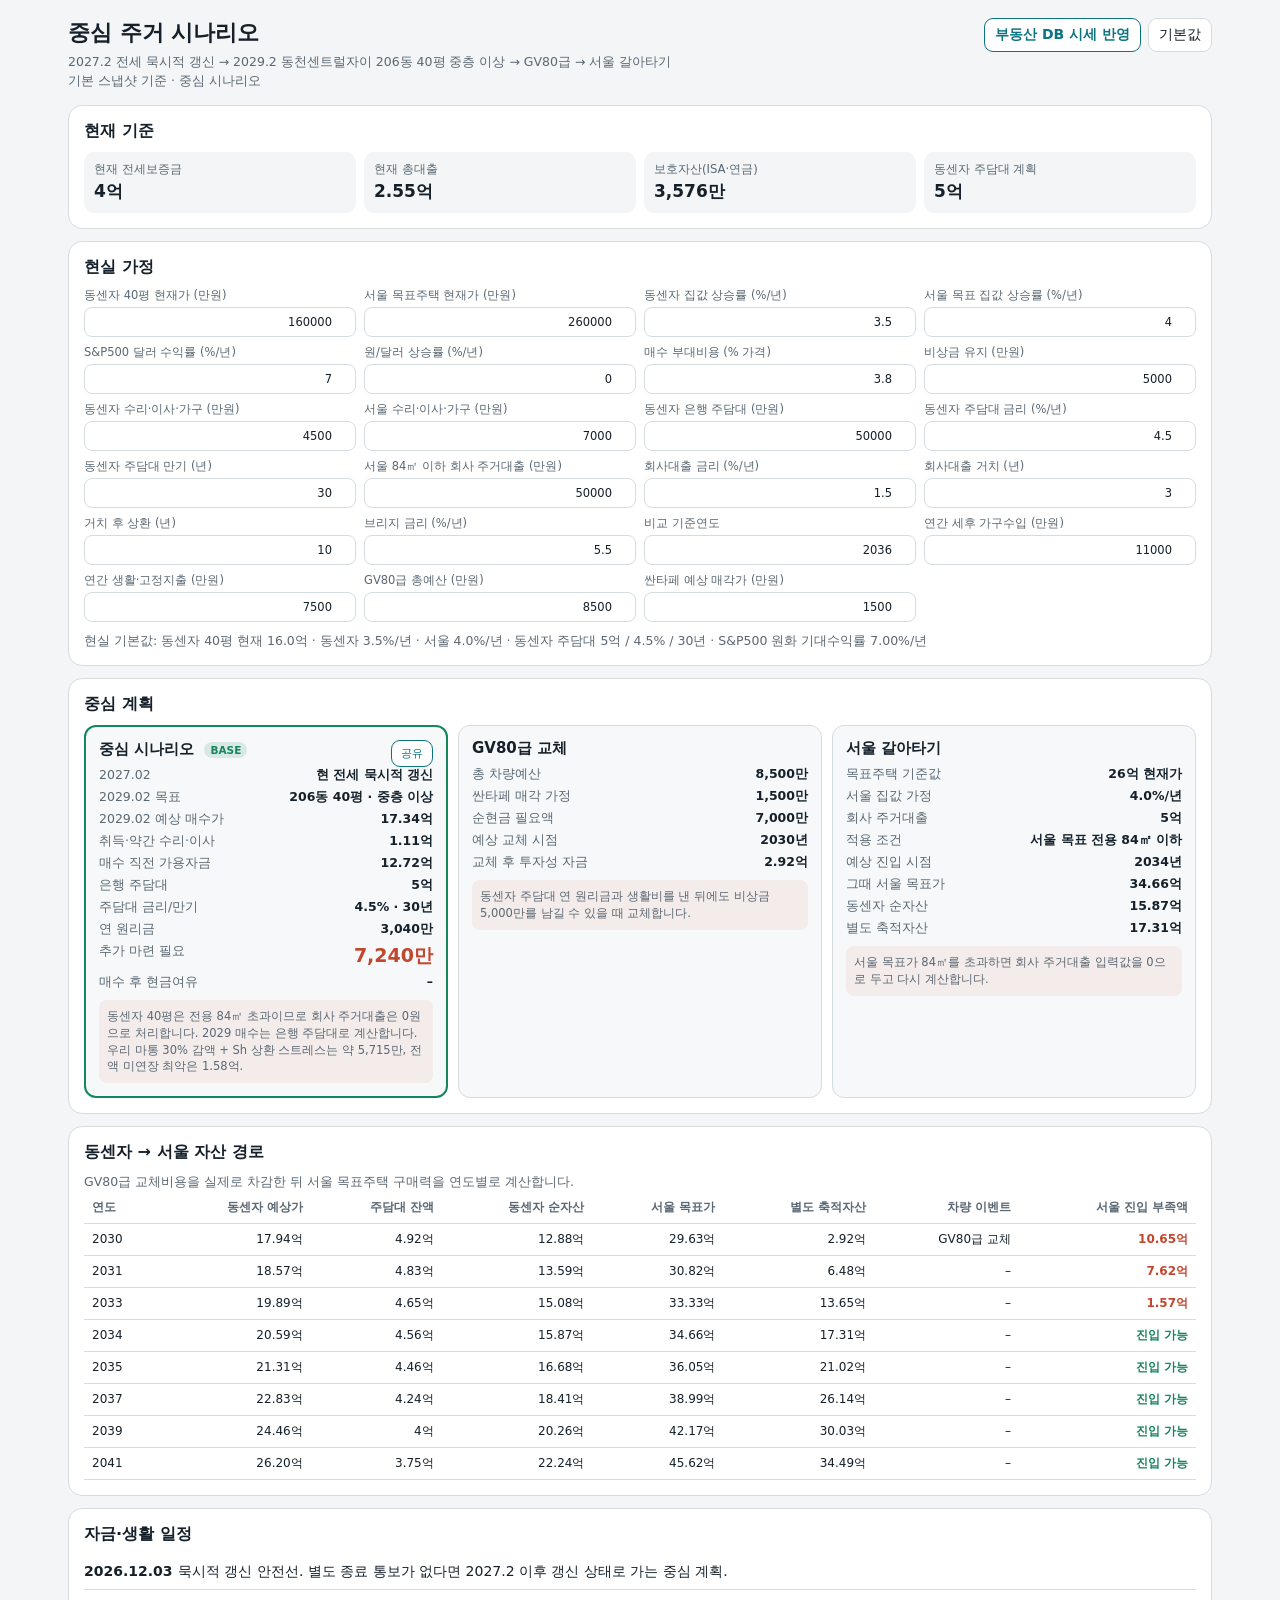
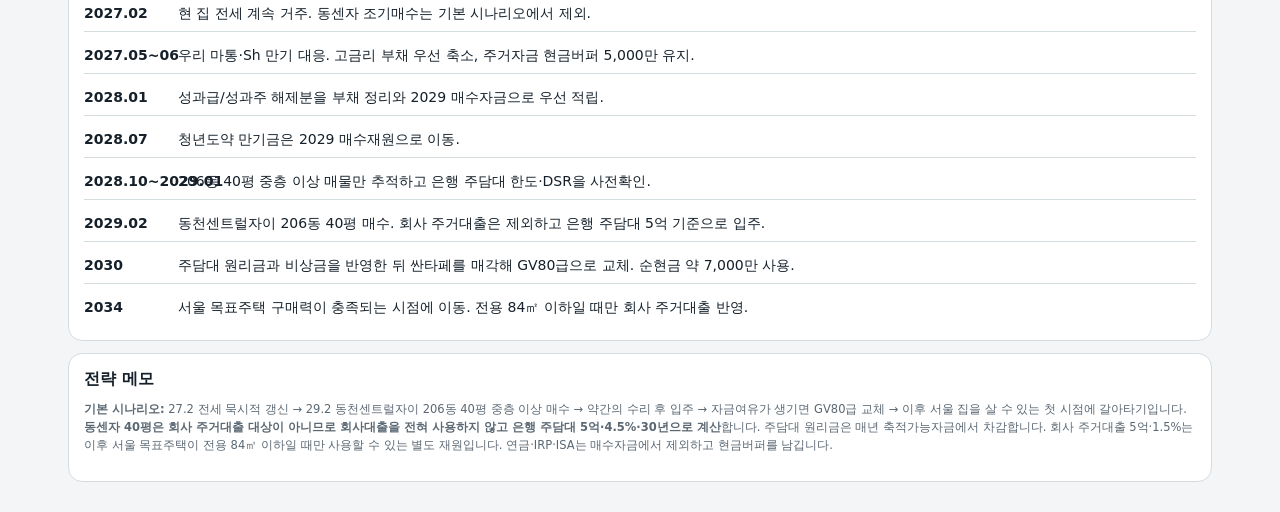
<file: sim.html>
<!doctype html><html lang="ko"><head><meta charset="utf-8"><meta name="viewport" content="width=device-width,initial-scale=1"><title>주거 전략 · 상지홈</title><link rel="stylesheet" href="./sim-scenarios.css?v=20261005-1"></head><body><div class="wrap"><header class="top"><div><h1>중심 주거 시나리오</h1><p>2027.2 전세 묵시적 갱신 → 2029.2 동천센트럴자이 206동 40평 중층 이상 → GV80급 → 서울 갈아타기</p><p id="live"></p></div><div class="buttons"><button class="primary" id="loadPrices" type="button">부동산 DB 시세 반영</button><button id="reset" type="button">기본값</button></div></header><section class="card"><h2>현재 기준</h2><div class="summary" id="metrics"></div></section><section class="card"><h2>현실 가정</h2><div class="inputs"><label>동센자 40평 현재가 (만원)<input id="dongPrice" type="number" step="1000"></label><label>서울 목표주택 현재가 (만원)<input id="oksuPrice" type="number" step="1000"></label><label>동센자 집값 상승률 (%/년)<input id="dongGrow" type="number" step="0.1"></label><label>서울 목표 집값 상승률 (%/년)<input id="oksuGrow" type="number" step="0.1"></label><label>S&amp;P500 달러 수익률 (%/년)<input id="stockUsd" type="number" step="0.5"></label><label>원/달러 상승률 (%/년)<input id="fx" type="number" step="0.5"></label><label>매수 부대비용 (% 가격)<input id="buyCost" type="number" step="0.1"></label><label>비상금 유지 (만원)<input id="reserve" type="number" step="500"></label><label>동센자 수리·이사·가구 (만원)<input id="dongMove" type="number" step="500"></label><label>서울 수리·이사·가구 (만원)<input id="oksuMove" type="number" step="500"></label><label>동센자 은행 주담대 (만원)<input id="mortgageLoan" type="number" step="1000"></label><label>동센자 주담대 금리 (%/년)<input id="mortgageRate" type="number" step="0.1"></label><label>동센자 주담대 만기 (년)<input id="mortgageYears" type="number" step="5"></label><label>서울 84㎡ 이하 회사 주거대출 (만원)<input id="companyLoan" type="number" step="1000"></label><label>회사대출 금리 (%/년)<input id="companyRate" type="number" step="0.1"></label><label>회사대출 거치 (년)<input id="grace" type="number" step="1"></label><label>거치 후 상환 (년)<input id="amort" type="number" step="1"></label><label>브리지 금리 (%/년)<input id="bridgeRate" type="number" step="0.1"></label><label>비교 기준연도<input id="compareYear" type="number" step="1"></label><label>연간 세후 가구수입 (만원)<input id="annualNetIncome" type="number" step="500"></label><label>연간 생활·고정지출 (만원)<input id="annualLiving" type="number" step="500"></label><label>GV80급 총예산 (만원)<input id="carBudget" type="number" step="100"></label><label>싼타페 예상 매각가 (만원)<input id="santaFeSale" type="number" step="100"></label></div><p class="muted" id="ret" style="margin-top:10px"></p></section><section class="card"><h2>중심 계획</h2><div class="scenarios" id="cards"></div></section><section class="card"><h2>동센자 → 서울 자산 경로</h2><p class="muted">GV80급 교체비용을 실제로 차감한 뒤 서울 목표주택 구매력을 연도별로 계산합니다.</p><div class="table" id="opp"></div></section><section class="card"><h2>자금·생활 일정</h2><div class="timeline" id="timeline"></div></section><section class="card"><h2>전략 메모</h2><p class="foot" id="note"></p></section></div><div id="shareStage" data-no-share></div><script src="./share.js?v=20261003-2"></script><script src="./sim-scenarios.js?v=20261005-1"></script><script>/* 좌우 스와이프: 같은 메뉴의 옆 탭으로(셸 __hh.swipe) — 가로 스크롤 영역·입력칸·화면 가장자리에서는 무시 */(()=>{let x0,y0,t0,ok=false;const hs=el=>{for(;el&&el!==document.body;el=el.parentElement){const s=getComputedStyle(el);if(/(auto|scroll)/.test(s.overflowX)&&el.scrollWidth>el.clientWidth+2)return true}return false};
addEventListener("touchstart",e=>{if(e.touches.length!==1){ok=false;return}const t=e.touches[0];ok=t.clientX>16&&t.clientX<innerWidth-16&&!e.target.closest("input,textarea,select,[data-no-swipe],.sheet,dialog[open]")&&!hs(e.target);x0=t.clientX;y0=t.clientY;t0=Date.now()},{passive:true});
addEventListener("touchend",e=>{if(!ok)return;ok=false;const t=e.changedTouches[0],dx=t.clientX-x0,dy=t.clientY-y0;if(Math.abs(dx)<60||Math.abs(dy)>Math.abs(dx)*0.7||Date.now()-t0>700)return;try{const h=parent.__hh;if(h&&h.swipe)h.swipe(dx<0?"next":"prev")}catch(_){}},{passive:true})})();</script>
</body></html>
</file>
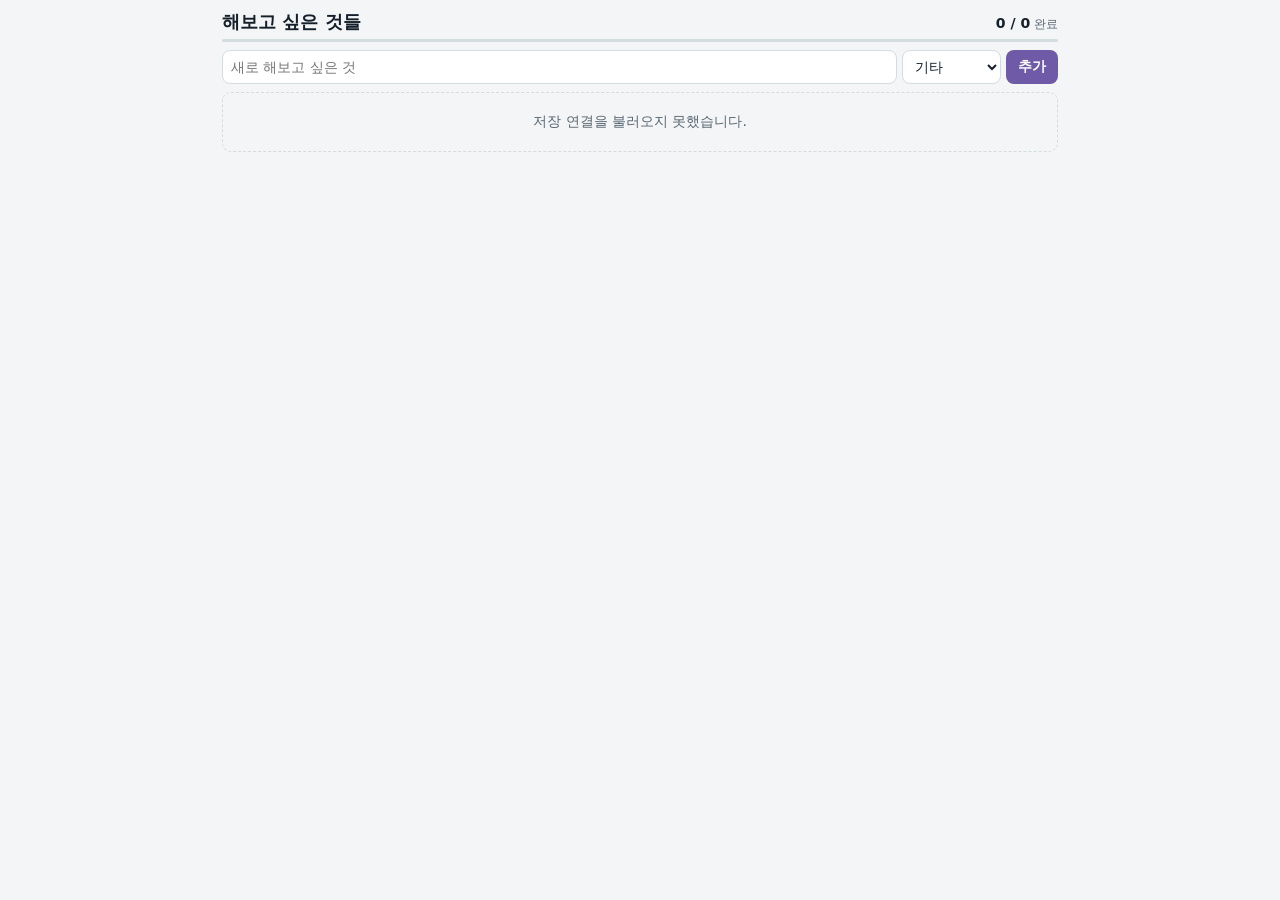
<file: wishlist.html>
<!doctype html>
<html lang="ko"><head><meta charset="utf-8"><meta name="viewport" content="width=device-width,initial-scale=1,viewport-fit=cover"><title>해보고 싶은 것들</title>
<style>
:root{--bg:#F3F5F6;--card:#fff;--ink:#15202A;--muted:#5B6873;--line:#D5DCE0;--accent:#6E5AA6;--danger:#B54343;--ph:#1B232A;color-scheme:light}
@media(prefers-color-scheme:dark){:root:not([data-theme="light"]){--bg:#0E1419;--card:#161E25;--ink:#E4EAEE;--muted:#9AA7B1;--line:#2A3641;--accent:#A898DD;--accent-ink:#15121f;--danger:#F08B8B;--ph:#0A0F13;color-scheme:dark}}
:root[data-theme="dark"]{--bg:#0E1419;--card:#161E25;--ink:#E4EAEE;--muted:#9AA7B1;--line:#2A3641;--accent:#A898DD;--accent-ink:#15121f;--danger:#F08B8B;--ph:#0A0F13;color-scheme:dark}
*{box-sizing:border-box}
body{margin:0;background:var(--bg);color:var(--ink);font:14px system-ui,-apple-system,"Apple SD Gothic Neo","Malgun Gothic",sans-serif}
.wrap{max-width:860px;margin:0 auto;padding:10px 12px 24px}
.head{display:flex;align-items:baseline;justify-content:space-between;gap:10px}
h1{font-size:18px;margin:0}
.prog{font-size:12px;color:var(--muted);white-space:nowrap}.prog b{color:var(--ink);font-size:14px}
.pbar{height:3px;background:var(--line);border-radius:99px;overflow:hidden;margin:5px 0 8px}.pbar i{display:block;height:100%;background:var(--accent)}
.add{display:grid;grid-template-columns:minmax(0,1fr) auto auto;gap:5px;margin-bottom:8px}
.add input,.add select{min-width:0;border:1px solid var(--line);background:var(--card);color:var(--ink);border-radius:8px;padding:7px 8px;font:inherit}
.add button{border:0;background:var(--accent);color:var(--accent-ink,#fff);border-radius:8px;padding:7px 12px;font:inherit;font-weight:700;cursor:pointer}
.grid{display:grid;grid-template-columns:repeat(auto-fill,minmax(150px,1fr));gap:6px}
.sec{margin:12px 0 5px;font-size:12px;font-weight:700;color:var(--muted)}
.card{position:relative;display:flex;flex-direction:column;background:var(--card);border:1px solid var(--line);border-radius:9px;overflow:hidden;min-width:0}
.ph{position:relative;height:76px;background:var(--ph);display:flex;align-items:center;justify-content:center}
.ph img{width:100%;height:100%;object-fit:contain;display:block}
.ph .emo{font-size:28px;opacity:.85}
.check{position:absolute;top:4px;left:4px;width:22px;height:22px;margin:0;accent-color:var(--accent);cursor:pointer}
.cr{position:absolute;left:0;right:0;bottom:0;padding:1px 4px;font-size:8.5px;line-height:1.35;color:#fff;background:rgba(0,0,0,.5);white-space:nowrap;overflow:hidden;text-overflow:ellipsis;text-decoration:none}
.body{padding:4px 6px 5px;display:flex;flex-direction:column;gap:2px;flex:1}
.title{font-weight:700;font-size:12.5px;line-height:1.25;display:-webkit-box;-webkit-line-clamp:2;-webkit-box-orient:vertical;overflow:hidden;overflow-wrap:anywhere}
.meta{display:flex;align-items:center;gap:4px;margin-top:auto;font-size:10.5px;color:var(--muted);min-width:0}
.tag{padding:0 5px;border-radius:99px;background:color-mix(in srgb,var(--accent) 13%,transparent);color:var(--accent);font-weight:700;white-space:nowrap}
.due{position:relative;white-space:nowrap;overflow:hidden;text-overflow:ellipsis;cursor:pointer;min-width:0}
.due input{position:absolute;inset:0;opacity:0;width:100%;cursor:pointer;font-size:16px}
.due.over{color:var(--danger);font-weight:700}.due.soon{color:var(--accent);font-weight:700}
.more{margin-left:auto;flex:none;border:0;background:none;color:var(--muted);font:inherit;font-size:15px;line-height:1;padding:2px 4px;cursor:pointer}
.card.done .ph img{filter:grayscale(.7);opacity:.7}.card.done .title{text-decoration:line-through;color:var(--muted)}
.empty{grid-column:1/-1;text-align:center;color:var(--muted);padding:20px 8px;border:1px dashed var(--line);border-radius:9px}
.toast{position:fixed;left:50%;bottom:14px;transform:translateX(-50%);background:var(--ink);color:var(--card);padding:7px 10px;border-radius:8px;font-size:12px;opacity:0;pointer-events:none;transition:.2s}.toast.on{opacity:1}
@media(max-width:640px){.wrap{padding:8px 8px 20px}.grid{grid-template-columns:repeat(2,minmax(0,1fr));gap:5px}.ph{height:64px}.add select{width:84px}.more{padding:4px 6px}}
</style></head><body>
<div class="wrap">
  <div class="head"><h1>해보고 싶은 것들</h1><span class="prog"><b id="ratio">0 / 0</b> 완료</span></div>
  <div class="pbar"><i id="bar" style="width:0%"></i></div>
  <form class="add" id="addForm"><input id="newTitle" maxlength="80" autocomplete="off" placeholder="새로 해보고 싶은 것"><select id="newCat" aria-label="분류"><option>도전</option><option>마라톤</option><option>여행</option><option>스포츠</option><option>사진</option><option>음악</option><option>언어</option><option>자격</option><option>자격·요리</option><option selected>기타</option></select><button type="submit">추가</button></form>
  <div class="grid" id="todo"></div>
  <div class="sec" id="doneHead" hidden></div>
  <div class="grid" id="done"></div>
</div><div class="toast" id="toast"></div>
<script>
(()=>{
const APP='wishlist', KEY='inputs';
const goals=[
 ['UTMB Finals 완주','도전'],['TMB','도전'],['파타고니아 여행','여행'],['산티아고 순례길 완주','여행'],['부부 국토종주','도전'],['호빗 마라톤','마라톤'],['융프라우 마라톤','마라톤'],['8대 마라톤 완주','마라톤'],['서브3','도전'],['백두대간','도전'],
 ['보스포러스 해협 횡단 수영','스포츠'],['프리다이빙 배우기','스포츠'],['서핑 배우기','스포츠'],['해외 스키여행','여행'],['클라이밍','스포츠'],['트라이애슬론 텐언더','도전'],
 ['사진전 열기','사진'],['기타 배우기','음악'],['피아노 배우기','음악'],
 ['한식 조리사','자격·요리'],['중식 조리사','자격·요리'],['일식 조리사','자격·요리'],['양식 조리사','자격·요리'],['제과기능사','자격·요리'],['제빵기능사','자격·요리'],['바리스타 · SCA Barista Skills Intermediate','자격·요리'],['소믈리에/와인 · WSET Level 2','자격·요리'],
 ['프랑스어 회화 · DELF B1','언어'],['독일어 회화 · Goethe-Zertifikat B1','언어'],['이탈리아어 회화 · CILS UNO-B1','언어'],['스페인어 회화 · DELE B1','언어'],['일본어 회화 · JSST Level 7+','언어']
];
const completedGoals=[
 ['풀 아이언맨 완주','도전'],['국토종주 완주 (이지훈)','도전'],['라이프가드','자격'],['수상구조사','자격'],['생활체육지도사 (수영)','자격'],['조정 심판','자격']
];
const aliases={
 'UTMB':'UTMB Finals 완주','8대 마라톤':'8대 마라톤 완주',
 '프랑스어':'프랑스어 회화 · DELF B1','독일어':'독일어 회화 · Goethe-Zertifikat B1','이탈리아어':'이탈리아어 회화 · CILS UNO-B1','스페인어':'스페인어 회화 · DELE B1','일본어':'일본어 회화 · JSST Level 7+'
};
const EMO={'도전':'🏔️','마라톤':'🏃','여행':'✈️','스포츠':'🏊','사진':'📷','음악':'🎵','언어':'🗣️','자격':'🎖️','자격·요리':'🍳'};
const uid=()=>Date.now().toString(36)+Math.random().toString(36).slice(2,8), now=()=>new Date().toISOString();
const makeSeed=()=>({version:3,items:[...goals.map((x,i)=>({id:'goal-'+(i+1),title:x[0],category:x[1],done:false,createdAt:now(),completedAt:null})),...completedGoals.map((x,i)=>({id:'done-'+(i+1),title:x[0],category:x[1],done:true,createdAt:now(),completedAt:null}))]});
let state={version:3,items:[]};
/* 기한(예정): 'YYYY-MM' */
const ymNow=()=>{const d=new Date();return d.getFullYear()*12+d.getMonth()};
const ymDiff=v=>{const [y,m]=v.split('-').map(Number);return y*12+m-1-ymNow()};
const dueTxt=v=>{const n=ymDiff(v);return n<0?'기한 지남':n===0?'이번 달':n<12?`${n}개월 뒤`:v.slice(2).replace('-','.')};
const dueCls=x=>{if(!x.due||x.done)return '';const n=ymDiff(x.due);return n<0?' over':n<12?' soon':''};
const $=id=>document.getElementById(id), esc=s=>String(s??'').replace(/[&<>"]/g,c=>({'&':'&amp;','<':'&lt;','>':'&gt;','"':'&quot;'}[c]));
const safeUrl=u=>/^https:\/\//.test(u||'')?u:'';
const sb=parent&&parent.__hh&&parent.__hh.sb;
function toast(t){const e=$('toast');e.textContent=t;e.classList.add('on');clearTimeout(toast.t);toast.t=setTimeout(()=>e.classList.remove('on'),1500)}
function migrate(){
 let changed=false;
 state.items=(state.items||[]).map(x=>{const to=aliases[x.title];if(to){changed=true;return {...x,title:to}}return x});
 const byTitle=new Set(state.items.map(x=>x.title));
 goals.forEach(([title,category])=>{if(!byTitle.has(title)){state.items.push({id:uid(),title,category,done:false,createdAt:now(),completedAt:null});byTitle.add(title);changed=true}});
 completedGoals.forEach(([title,category])=>{if(!byTitle.has(title)){state.items.push({id:uid(),title,category,done:true,createdAt:now(),completedAt:null});byTitle.add(title);changed=true}});
 if(state.version!==3){state.version=3;changed=true}
 return changed;
}
async function load(){
 if(!sb){$('todo').innerHTML='<div class="empty">저장 연결을 불러오지 못했습니다.</div>';return}
 const {data,error}=await sb.from('app_state').select('data').eq('app',APP).eq('key',KEY).maybeSingle();
 if(error){console.warn(error);toast('목록을 불러오지 못했습니다');return}
 if(data&&data.data&&Array.isArray(data.data.items)){state=data.data;const changed=migrate();if(changed)await save(true)}else{state=makeSeed();await save(true)}
 render();
}
async function save(silent){
 if(!sb)return;
 const {error}=await sb.from('app_state').upsert({app:APP,key:KEY,data:state,updated_at:now()});
 if(error){console.warn(error);toast('저장에 실패했습니다')}else if(!silent)toast('저장됨');
}
/* 새 항목 사진: 한국어 위키백과 검색 → 자유 라이선스(위키미디어 공용) 사진만, 출처와 함께 저장 */
async function autoPhoto(x){
 try{
  const q=x.title.split('·')[0].replace(/배우기|완주|여행|열기/g,'').trim()||x.title;
  const w=await (await fetch('https://ko.wikipedia.org/w/api.php?action=query&format=json&origin=*&generator=search&gsrlimit=1&prop=pageimages&piprop=name&pilicense=free&gsrsearch='+encodeURIComponent(q))).json();
  const pg=w.query&&Object.values(w.query.pages||{})[0];if(!pg||!pg.pageimage)return;
  const c=await (await fetch('https://commons.wikimedia.org/w/api.php?action=query&format=json&origin=*&prop=imageinfo&iiprop=url|extmetadata&iiurlwidth=360&titles='+encodeURIComponent('File:'+pg.pageimage))).json();
  const p=c.query&&Object.values(c.query.pages||{})[0], ii=p&&p.imageinfo&&p.imageinfo[0];if(!ii)return;
  const md=ii.extmetadata||{}, txt=v=>{const d=document.createElement('div');d.innerHTML=String(v&&v.value||'');return d.textContent.replace(/\s+/g,' ').trim()};
  if(txt(md.NonFree)==='true')return;
  x.photo_url=ii.thumburl||ii.url;x.photo_credit=`${txt(md.Artist).slice(0,60)||'작자 미상'} · ${txt(md.LicenseShortName)||'출처 표기'} · 위키미디어 공용`;x.photo_source=ii.descriptionurl;
  render();await save(true);
 }catch(e){console.warn('photo',e)}
}
function card(x){
 const img=safeUrl(x.photo_url), src=safeUrl(x.photo_source);
 const ph=img?`<img src="${esc(img)}" alt="" loading="lazy" referrerpolicy="no-referrer">${x.photo_credit?`<a class="cr" ${src?`href="${esc(src)}" target="_blank" rel="noopener"`:''} title="${esc(x.photo_credit)}">${esc(x.photo_credit)}</a>`:''}`:`<span class="emo">${EMO[x.category]||'✨'}</span>`;
 const meta=x.done?(x.completedAt?`<span>${new Date(x.completedAt).toLocaleDateString('ko-KR',{year:'2-digit',month:'numeric'})}</span>`:'')
  :`<label class="due${dueCls(x)}" title="기한(예정)${x.due?' '+esc(x.due.replace('-','.')):''}">${x.due?esc(dueTxt(x.due)):'기한 +'}<input type="month" data-due value="${esc(x.due||'')}" aria-label="기한(예정)"></label>`;
 return `<div class="card${x.done?' done':''}" data-id="${esc(x.id)}"><div class="ph">${ph}<input class="check" type="checkbox" ${x.done?'checked':''} aria-label="완료 체크"></div><div class="body"><div class="title" title="${esc(x.title)}">${esc(x.title)}</div><div class="meta"><span class="tag">${esc(x.category||'기타')}</span>${meta}<button type="button" class="more" aria-label="수정·삭제">⋯</button></div></div></div>`;
}
function render(){
 const items=state.items, done=items.filter(x=>x.done), todo=items.filter(x=>!x.done), total=items.length, pct=total?Math.round(done.length/total*100):0;
 $('ratio').textContent=done.length+' / '+total;$('bar').style.width=pct+'%';
 const byCat=(a,b)=>((a.category||'').localeCompare(b.category||'','ko'))||((a.createdAt||'').localeCompare(b.createdAt||''));
 todo.sort((a,b)=>((a.due||'9999').localeCompare(b.due||'9999'))||byCat(a,b));
 done.sort((a,b)=>((b.completedAt||'').localeCompare(a.completedAt||''))||byCat(a,b));
 $('todo').innerHTML=todo.length?todo.map(card).join(''):'<div class="empty">모두 해냈어요! 새로 하나 추가해 보세요.</div>';
 $('doneHead').hidden=!done.length;$('doneHead').textContent='해낸 것 '+done.length;
 $('done').innerHTML=done.map(card).join('');
}
const itemOf=el=>{const c=el.closest('.card');return c&&state.items.find(v=>v.id===c.dataset.id)};
$('addForm').addEventListener('submit',async e=>{e.preventDefault();const title=$('newTitle').value.trim();if(!title)return;$('newTitle').value='';const x={id:uid(),title,category:$('newCat').value,due:null,done:false,createdAt:now(),completedAt:null};state.items.push(x);render();await save(false);$('newTitle').focus();autoPhoto(x)});
document.addEventListener('change',async e=>{const x=itemOf(e.target);if(!x)return;
 if(e.target.matches('[data-due]')){x.due=e.target.value||null}
 else if(e.target.classList.contains('check')){x.done=e.target.checked;x.completedAt=x.done?now():null}
 else return;
 render();await save(false)});
document.addEventListener('click',async e=>{
 const d=e.target.closest('[data-due]');if(d){try{d.showPicker&&d.showPicker()}catch(_){}return}
 const b=e.target.closest('.more');if(!b)return;const x=itemOf(b);if(!x)return;
 const t=prompt('항목 이름 (비우면 삭제)',x.title);if(t===null)return;const v=t.trim();
 if(!v){if(!confirm('"'+x.title+'" 항목을 삭제할까요?'))return;state.items=state.items.filter(o=>o.id!==x.id);render();await save(false);return}
 const c=prompt('분류',x.category||'기타');const renamed=v!==x.title;x.title=v;if(c!==null&&c.trim())x.category=c.trim();
 render();await save(false);if(renamed&&!x.photo_url)autoPhoto(x)});
load();
})();
</script><script>/* 좌우 스와이프: 같은 메뉴의 옆 탭으로(셸 __hh.swipe) — 가로 스크롤 영역·입력칸·화면 가장자리에서는 무시 */(()=>{let x0,y0,t0,ok=false;const hs=el=>{for(;el&&el!==document.body;el=el.parentElement){const s=getComputedStyle(el);if(/(auto|scroll)/.test(s.overflowX)&&el.scrollWidth>el.clientWidth+2)return true}return false};
addEventListener("touchstart",e=>{if(e.touches.length!==1){ok=false;return}const t=e.touches[0];ok=t.clientX>16&&t.clientX<innerWidth-16&&!e.target.closest("input,textarea,select,[data-no-swipe],.sheet,dialog[open]")&&!hs(e.target);x0=t.clientX;y0=t.clientY;t0=Date.now()},{passive:true});
addEventListener("touchend",e=>{if(!ok)return;ok=false;const t=e.changedTouches[0],dx=t.clientX-x0,dy=t.clientY-y0;if(Math.abs(dx)<60||Math.abs(dy)>Math.abs(dx)*0.7||Date.now()-t0>700)return;try{const h=parent.__hh;if(h&&h.swipe)h.swipe(dx<0?"next":"prev")}catch(_){}},{passive:true})})();</script>
</body></html>
</file>
<file: sim-scenarios.css>
:root{--bg:#f3f5f6;--card:#fff;--ink:#15202a;--muted:#5b6873;--line:#d5dce0;--accent:#0c7480;--good:#16865c;--bad:#c2472f;color-scheme:light}html[data-theme="dark"]{--bg:#0e1419;--card:#161e25;--ink:#e4eaee;--muted:#9aa7b1;--line:#2a3641;--accent:#4db8c2;--good:#62c99c;--bad:#ee7a62;color-scheme:dark}@media(prefers-color-scheme:dark){html:not([data-theme="light"]){--bg:#0e1419;--card:#161e25;--ink:#e4eaee;--muted:#9aa7b1;--line:#2a3641;--accent:#4db8c2;--good:#62c99c;--bad:#ee7a62;color-scheme:dark}}*{box-sizing:border-box}body{margin:0;background:var(--bg);color:var(--ink);font:14px system-ui,-apple-system,"Apple SD Gothic Neo","Malgun Gothic",sans-serif}.wrap{max-width:1180px;margin:auto;padding:18px}.top{display:flex;justify-content:space-between;gap:14px;align-items:flex-start;margin-bottom:14px}.top h1{font-size:22px;margin:0 0 5px}.top p,.muted{margin:0;color:var(--muted);font-size:12.5px;line-height:1.5}.card{background:var(--card);border:1px solid var(--line);border-radius:14px;padding:15px;margin-bottom:12px}.card h2{font-size:16px;margin:0 0 10px}.inputs{display:grid;grid-template-columns:repeat(4,minmax(130px,1fr));gap:8px}.inputs label{display:grid;gap:4px;color:var(--muted);font-size:11.5px}.inputs input{width:100%;border:1px solid var(--line);border-radius:8px;padding:7px 8px;background:var(--card);color:var(--ink);font:inherit;text-align:right}.buttons{display:flex;gap:7px;flex-wrap:wrap}.buttons button,.shareBtn{border:1px solid var(--line);border-radius:9px;padding:7px 10px;background:var(--card);color:var(--ink);font:inherit;cursor:pointer}.buttons .primary{border-color:var(--accent);color:var(--accent);font-weight:700}.scenarios{display:grid;grid-template-columns:repeat(3,minmax(0,1fr));gap:10px}.scenario{border:1px solid var(--line);border-radius:12px;padding:13px;background:color-mix(in srgb,var(--bg) 72%,var(--card));min-width:0}.scenario.best{border:2px solid var(--good)}.scenarioTop{display:flex;align-items:center;justify-content:space-between;gap:8px}.scenario h3{font-size:15px;margin:0 0 8px}.shareBtn{padding:5px 9px;font-size:11px;border-color:var(--accent);color:var(--accent)}.tag{display:inline-block;margin-left:5px;padding:2px 6px;border-radius:999px;background:color-mix(in srgb,var(--good) 13%,transparent);color:var(--good);font-size:10.5px}.kv{display:grid;grid-template-columns:1fr auto;gap:5px 10px;font-size:12.5px}.kv span{color:var(--muted)}.kv b{text-align:right;font-variant-numeric:tabular-nums}.gap{font-size:19px}.bad{color:var(--bad)}.good{color:var(--good)}.warn{margin-top:9px;padding:8px;border-radius:8px;background:color-mix(in srgb,var(--bad) 7%,transparent);color:var(--muted);font-size:11.5px;line-height:1.45}.table{overflow-x:auto}.table table{width:100%;min-width:860px;border-collapse:collapse;font-size:12px}.table th,.table td{padding:7px 8px;border-bottom:1px solid var(--line);text-align:right;white-space:nowrap}.table th:first-child,.table td:first-child{text-align:left}.table th{color:var(--muted)}.timeline{display:grid;gap:7px}.event{display:grid;grid-template-columns:84px 1fr;gap:10px;padding:8px 0;border-bottom:1px solid var(--line)}.event:last-child{border-bottom:0}.event b{font-variant-numeric:tabular-nums}.event small{color:var(--muted);display:block;margin-top:2px}.summary{display:grid;grid-template-columns:repeat(4,1fr);gap:8px}.metric{background:var(--bg);border-radius:10px;padding:10px}.metric small{color:var(--muted);display:block}.metric b{font-size:17px;display:block;margin-top:3px}.foot{color:var(--muted);font-size:11.5px;line-height:1.55}#shareStage{position:fixed;left:-99999px;top:0;width:920px;pointer-events:none}.sharecard{width:920px;min-height:1500px;padding:64px 58px;background:#f6f8f9;color:#15202a;font-family:system-ui,-apple-system,"Apple SD Gothic Neo","Malgun Gothic",sans-serif;border-radius:28px}.sc-brand{font-size:20px;font-weight:800;color:#0c7480;letter-spacing:.04em;margin-bottom:38px}.sc-head{display:grid;grid-template-columns:1fr auto;gap:28px;align-items:end;padding-bottom:32px;border-bottom:3px solid #15202a}.sc-head small{font-size:18px;color:#65717b;font-weight:800}.sc-head h2{font-size:54px;line-height:1.05;margin:8px 0 10px}.sc-head p{font-size:25px;color:#65717b;margin:0}.sc-gap{text-align:right}.sc-gap small{display:block;font-size:17px;color:#65717b}.sc-gap b{display:block;font-size:50px;margin-top:5px}.sc-grid{display:grid;grid-template-columns:1fr 1fr;gap:16px;margin:30px 0}.sc-grid>div,.sc-opp>div{background:#fff;border:1px solid #d5dce0;border-radius:18px;padding:20px}.sc-grid small,.sc-opp small{display:block;color:#65717b;font-size:16px}.sc-grid b{display:block;font-size:30px;margin-top:4px}.sc-flow{background:#fff;border:1px solid #d5dce0;border-radius:18px;padding:24px;margin:20px 0}.sc-flow>b{font-size:22px;display:block;margin-bottom:14px}.sc-flow span{font-size:20px;line-height:1.65;display:block}.sc-assume{display:grid;grid-template-columns:repeat(5,1fr);gap:8px;margin:20px 0}.sc-assume span{background:#e9eef0;border-radius:12px;padding:14px 10px;font-size:14px;text-align:center;color:#65717b}.sc-assume b{color:#15202a;display:block;font-size:20px;margin-top:3px}.sc-opp{display:grid;grid-template-columns:1fr 1fr;gap:12px;margin-top:24px}.sc-opp b{font-size:26px;display:block;margin-top:4px}.sharecard footer{margin-top:34px;padding-top:20px;border-top:1px solid #d5dce0;color:#65717b;font-size:15px;line-height:1.5}.sharecard .good{color:#16865c}.sharecard .bad{color:#c2472f}@media(max-width:850px){.inputs{grid-template-columns:repeat(2,1fr)}.scenarios{grid-template-columns:1fr}.summary{grid-template-columns:repeat(2,1fr)}}@media(max-width:460px){.wrap{padding:10px}.inputs{grid-template-columns:1fr}.top{display:block}.buttons{margin-top:10px}.summary{grid-template-columns:1fr 1fr}}
/* 갤럭시 S26 등 휴대폰: 연도별 표를 가로 스크롤 대신 연도 카드로 */
@media(max-width:640px){#opp{overflow:visible}#opp table{min-width:0}#opp thead{display:none}#opp tbody{display:grid;gap:8px}#opp tr{display:grid;grid-template-columns:1fr 1fr;gap:2px 12px;padding:10px 12px;border:1px solid var(--line);border-radius:12px;background:var(--card)}#opp td{border:0;padding:3px 0;text-align:left;white-space:normal;display:flex;justify-content:space-between;gap:8px;font-size:13px}#opp td::before{content:attr(data-l);color:var(--muted);font-size:12px}#opp td:first-child{grid-column:1/-1;font-weight:700;font-size:14.5px}#opp td:first-child::before{content:none}#opp td:last-child{grid-column:1/-1;border-top:1px solid var(--line);padding-top:6px;margin-top:2px}}
</file>
